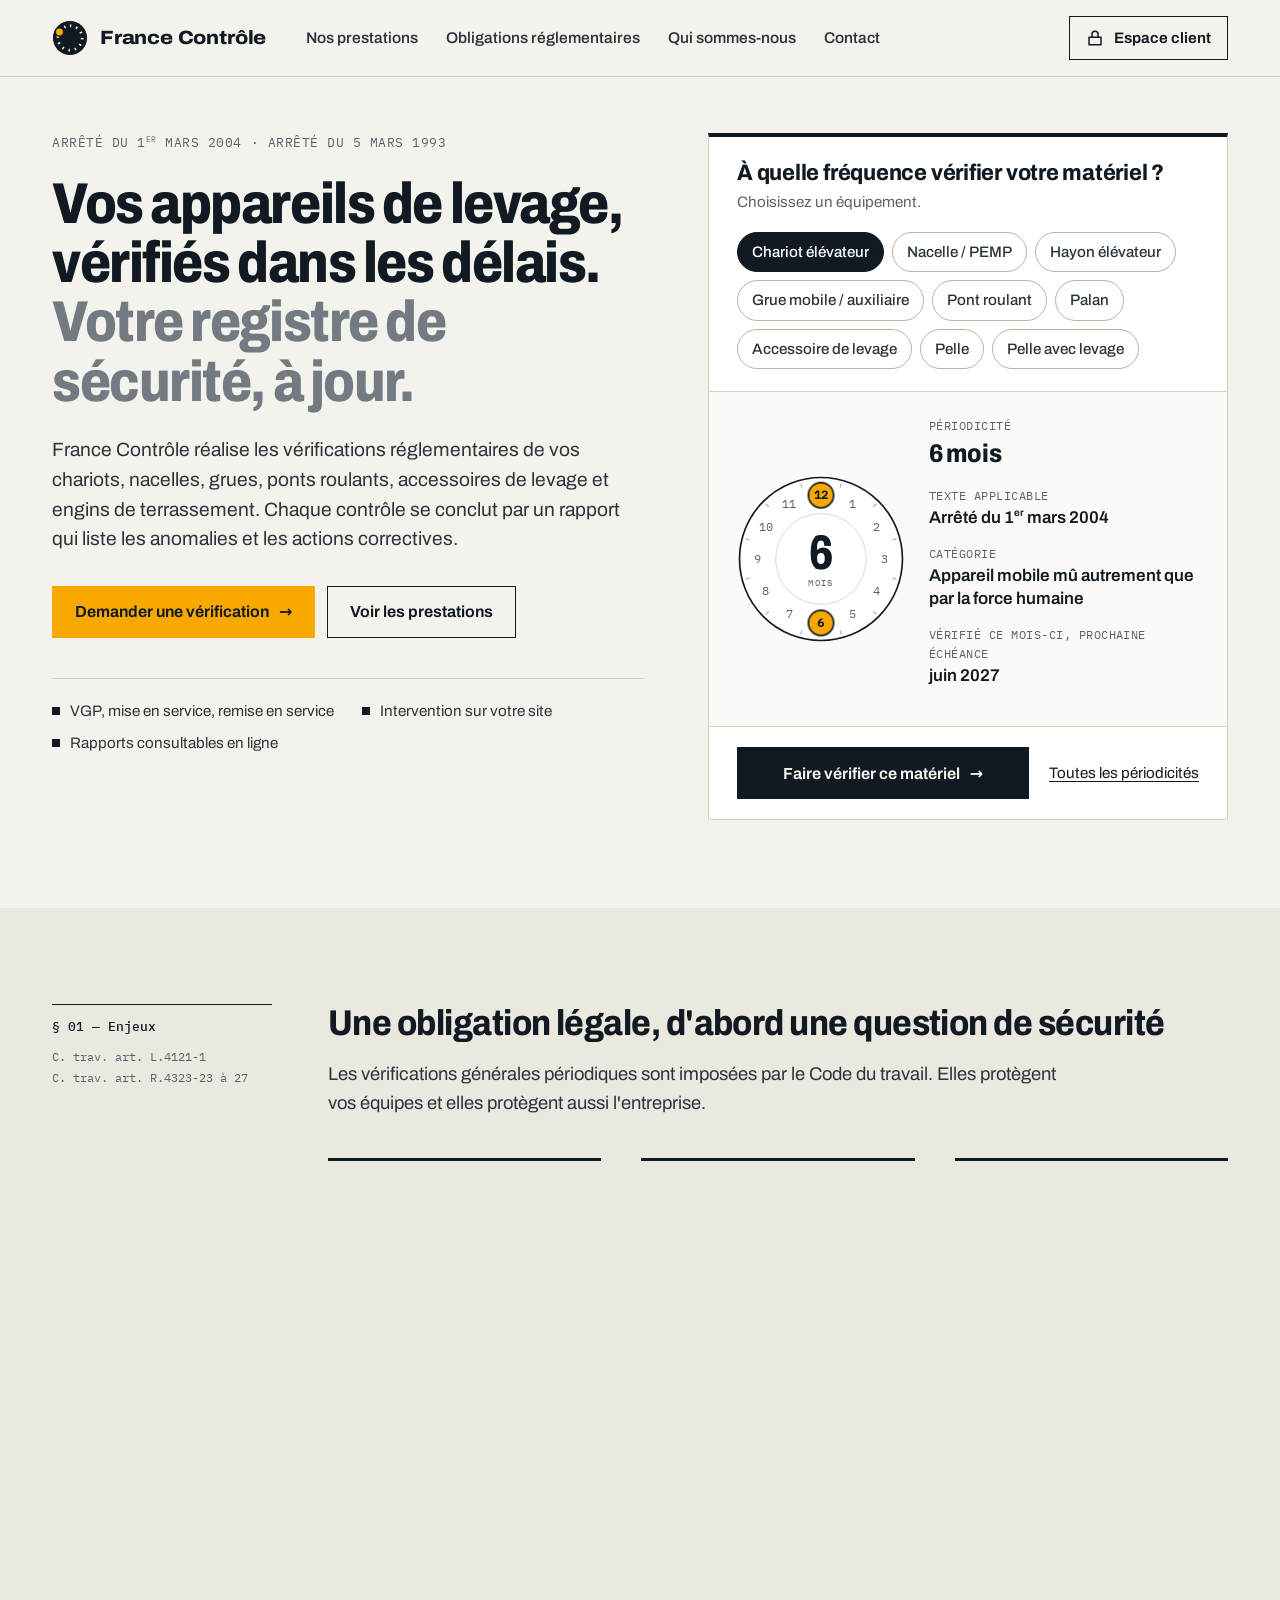
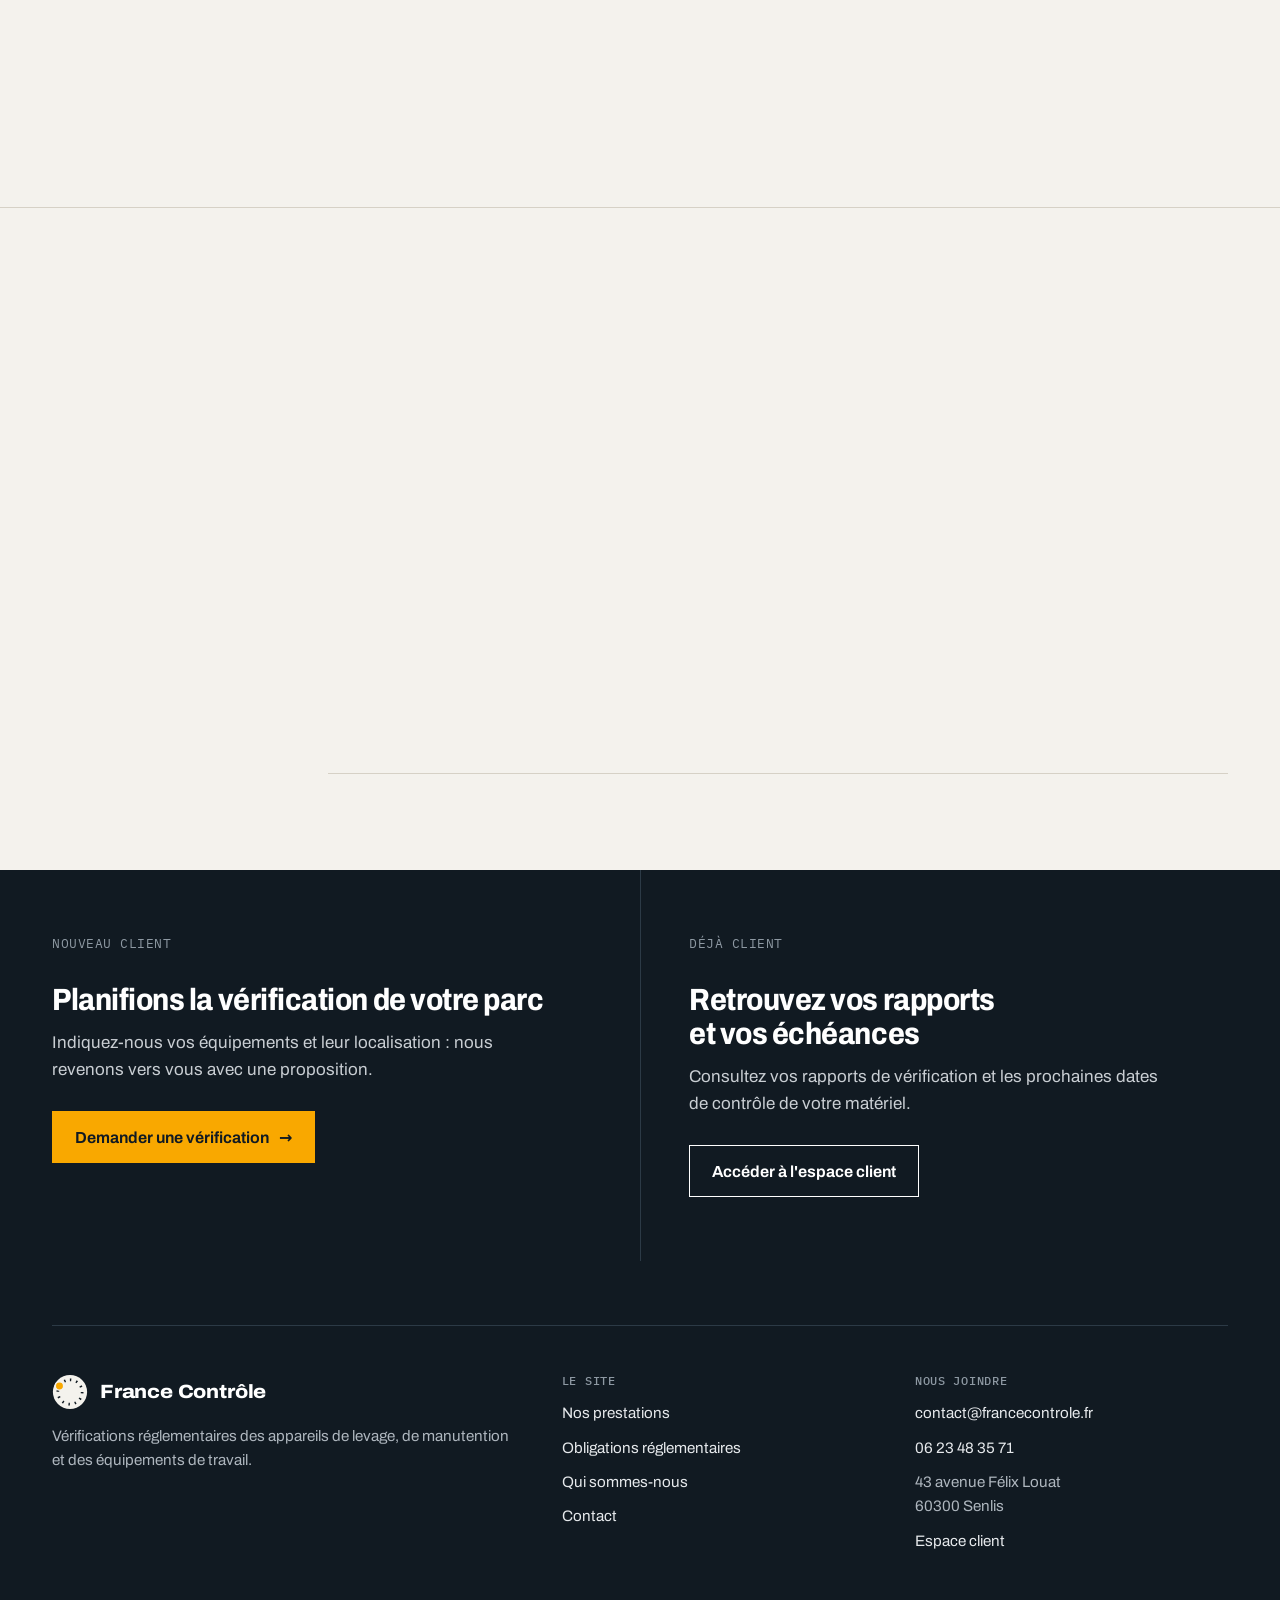
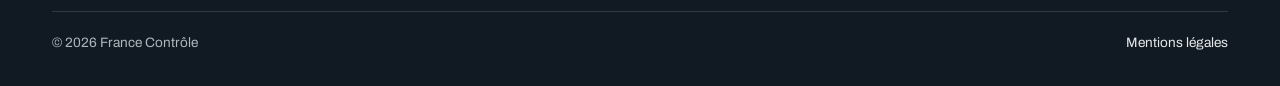
<file: index.html>
<!doctype html>
<html lang="fr" class="no-js">
<head>
  <meta charset="utf-8">
  <meta name="viewport" content="width=device-width, initial-scale=1">
  <title>France Contrôle — Vérifications réglementaires des appareils de levage</title>
  <meta name="description" content="Chariots, nacelles, grues, ponts roulants, accessoires, engins de terrassement : France Contrôle réalise vos vérifications réglementaires (VGP, mise en service, remise en service) selon les arrêtés du 1er mars 2004 et du 5 mars 1993.">
  <link rel="icon" href="assets/img/favicon.svg" type="image/svg+xml">
  <link rel="preload" href="assets/fonts/archivo-variable-latin.woff2" as="font" type="font/woff2" crossorigin>
  <link rel="stylesheet" href="assets/css/style.css">
  <script>document.documentElement.classList.replace("no-js", "js");</script>
</head>
<body>
  <a class="skip-link" href="#contenu">Aller au contenu</a>

  <header class="site-header">
    <div class="wrap header-inner">
      <a href="index.html" class="brand" aria-label="France Contrôle, accueil">
        <svg viewBox="0 0 40 40" aria-hidden="true"><circle cx="20" cy="20" r="19" fill="#111a22"/><circle cx="20" cy="20" r="13.5" fill="none" stroke="#f4f2ed" stroke-width="3" stroke-dasharray="1.6 5.47" transform="rotate(-90.5 20 20)"/><circle cx="8.3" cy="13.25" r="4.6" fill="#f9a800" stroke="#111a22" stroke-width="1.5"/></svg>
        <span>France Contrôle</span>
      </a>
      <a class="btn btn-line header-client header-client-mobile espace-client" href="https://vgp.francecontrole.fr">Espace client <span class="soon">Bientôt</span></a>
      <button class="nav-toggle" type="button" aria-expanded="false" aria-controls="site-nav">
        <svg viewBox="0 0 24 24" fill="none" stroke="currentColor" stroke-width="2" stroke-linecap="round" aria-hidden="true"><path d="M4 7h16M4 12h16M4 17h16"/></svg>
        <span>Menu</span>
      </button>
      <nav id="site-nav" class="site-nav" aria-label="Navigation principale">
        <ul>
          <li><a href="prestations.html">Nos prestations</a></li>
          <li><a href="obligations.html">Obligations réglementaires</a></li>
          <li><a href="qui-sommes-nous.html">Qui sommes-nous</a></li>
          <li><a href="contact.html">Contact</a></li>
        </ul>
        <a class="btn btn-line header-client espace-client" href="https://vgp.francecontrole.fr">
          <svg viewBox="0 0 24 24" fill="none" stroke="currentColor" stroke-width="2" stroke-linecap="round" stroke-linejoin="round" aria-hidden="true"><rect x="4" y="11" width="16" height="10"/><path d="M8 11V7a4 4 0 0 1 8 0v4"/></svg>
          Espace client <span class="soon">Bientôt</span>
        </a>
      </nav>
    </div>
  </header>

  <main id="contenu">
    <!-- 1. Comprendre : l'activité + la réponse à la première question -->
    <section class="hero">
      <div class="wrap hero-grid">
        <div>
          <p class="kicker"><span class="nw">Arrêté du 1<sup>er</sup> mars 2004</span> · <span class="nw">Arrêté du 5 mars 1993</span></p>
          <h1><span class="l">Vos appareils de levage,</span> <span class="l">vérifiés dans les délais.</span> <span class="quiet">Votre registre de sécurité, à&nbsp;jour.</span></h1>
          <p class="lead">France Contrôle réalise les vérifications réglementaires de vos chariots, nacelles, grues, ponts roulants, accessoires de levage et engins de terrassement. Chaque contrôle se conclut par un rapport qui liste les anomalies et les actions correctives.</p>
          <div class="actions">
            <a class="btn btn-primary" href="contact.html">Demander une vérification <span class="arrow" aria-hidden="true">→</span></a>
            <a class="btn btn-line" href="prestations.html">Voir les prestations</a>
          </div>
          <ul class="hero-proof">
            <li>VGP, mise en service, remise en service</li>
            <li>Intervention sur votre site</li>
            <li>Rapports consultables en ligne</li>
          </ul>
        </div>

        <div class="instrument" id="periodicite">
          <div class="instrument-head">
            <h2>À quelle fréquence vérifier votre matériel&nbsp;?</h2>
            <p>Choisissez un équipement.</p>
          </div>
          <form class="checker" onsubmit="return false">
            <fieldset>
              <legend class="visually-hidden">Type d'équipement</legend>
              <div class="chips" id="checker-chips">
                <label class="chip"><input type="radio" name="materiel" value="chariot" checked><span>Chariot élévateur</span></label>
                <label class="chip"><input type="radio" name="materiel" value="nacelle"><span>Nacelle / PEMP</span></label>
                <label class="chip"><input type="radio" name="materiel" value="hayon"><span>Hayon élévateur</span></label>
                <label class="chip"><input type="radio" name="materiel" value="grue"><span>Grue mobile / auxiliaire</span></label>
                <label class="chip"><input type="radio" name="materiel" value="pont"><span>Pont roulant</span></label>
                <label class="chip"><input type="radio" name="materiel" value="palan"><span>Palan</span></label>
                <label class="chip"><input type="radio" name="materiel" value="accessoire"><span>Accessoire de levage</span></label>
                <label class="chip"><input type="radio" name="materiel" value="pelle"><span>Pelle</span></label>
                <label class="chip"><input type="radio" name="materiel" value="pelle-levage"><span>Pelle avec levage</span></label>
              </div>
            </fieldset>
          </form>
          <div class="instrument-result" aria-live="polite">
            <svg class="macaron" id="macaron" viewBox="0 0 200 200" role="img" aria-label="Macaron de vérification : 6 mois"></svg>
            <dl class="facts">
              <div><dt>Périodicité</dt><dd class="big" data-k="per">6 mois</dd></div>
              <div><dt>Texte applicable</dt><dd data-k="texte">Arrêté du 1<sup>er</sup> mars 2004</dd></div>
              <div><dt>Catégorie</dt><dd data-k="cat">Appareil mobile mû autrement que par la force humaine</dd></div>
              <div class="js-only"><dt>Vérifié ce mois-ci, prochaine échéance</dt><dd data-k="next"></dd></div>
              <div><dd class="note" data-k="note"></dd></div>
            </dl>
          </div>
          <div class="instrument-foot">
            <a class="btn btn-dark" id="checker-cta" href="contact.html?materiel=Chariot%20%C3%A9l%C3%A9vateur">Faire vérifier ce matériel <span class="arrow" aria-hidden="true">→</span></a>
            <a class="more" href="obligations.html">Toutes les périodicités</a>
          </div>
        </div>
      </div>
    </section>

    <!-- 2. Percevoir l'intérêt : ce qui est en jeu -->
    <section class="section section-tint">
      <div class="wrap sheet">
        <aside class="margin" aria-label="Références">
          <span class="idx">§ 01 — Enjeux</span>
          <ul><li>C. trav. art. L.4121-1</li><li>C. trav. art. R.4323-23 à 27</li></ul>
        </aside>
        <div class="content">
          <h2>Une obligation légale, d'abord une question de sécurité</h2>
          <p class="intro">Les vérifications générales périodiques sont imposées par le Code du travail. Elles protègent vos équipes et elles protègent aussi l'entreprise.</p>
          <ol class="points">
            <li>
              <span class="mono">01</span>
              <h3>Être en règle</h3>
              <p>Chaque rapport rejoint votre registre de sécurité, à présenter lors d'un contrôle de l'inspection du travail.</p>
            </li>
            <li>
              <span class="mono">02</span>
              <h3>Prévenir l'accident</h3>
              <p>Chute de charge, renversement, chute de hauteur : les accidents de levage comptent parmi les plus graves. Le contrôle détecte l'usure avant la défaillance.</p>
            </li>
            <li>
              <span class="mono">03</span>
              <h3>Protéger l'employeur</h3>
              <p>L'employeur est juridiquement responsable. Une VGP à jour ne suffit pas si un défaut apparaît entre deux contrôles : le suivi des anomalies compte autant que le contrôle.</p>
            </li>
          </ol>
          <div class="figure">
            <span class="num">≈ 8 000</span>
            <p>accidents du travail par an impliquent un chariot élévateur, dont une dizaine sont mortels.<span class="src">Source : INRS</span></p>
          </div>
        </div>
      </div>
    </section>

    <!-- 3. La donnée maîtresse : 6 ou 12 mois -->
    <section class="split" aria-labelledby="split-title">
      <div class="wrap">
        <div class="split-head">
          <h2 id="split-title">Deux rythmes de vérification</h2>
          <p>La périodicité dépend de la nature de l'appareil, pas de son usage ni de son âge.</p>
        </div>
        <div class="split-grid">
          <div class="split-col six">
            <p class="split-num"><b>6</b><span>mois</span></p>
            <p class="split-def">Appareils mobiles motorisés et appareils qui élèvent des personnes.</p>
            <ul>
              <li>Chariots élévateurs</li>
              <li>Hayons élévateurs</li>
              <li>Grues mobiles et auxiliaires</li>
              <li>Nacelles / PEMP</li>
              <li>Engins de terrassement équipés pour le levage</li>
            </ul>
          </div>
          <div class="split-col twelve">
            <p class="split-num"><b>12</b><span>mois</span></p>
            <p class="split-def">Appareils de levage fixes, accessoires et engins sans fonction de levage.</p>
            <ul>
              <li>Ponts roulants</li>
              <li>Palans</li>
              <li>Accessoires de levage : élingues, manilles, palonniers…</li>
              <li>Engins de terrassement (pelles…)</li>
            </ul>
          </div>
        </div>
        <p class="split-foot"><a href="obligations.html">Le détail par texte réglementaire</a></p>
      </div>
    </section>

    <!-- 4. Comprendre l'offre -->
    <section class="section">
      <div class="wrap sheet">
        <aside class="margin" aria-label="Références">
          <span class="idx">§ 02 — Prestations</span>
          <ul><li>Arrêté du 01.03.2004</li><li>Arrêté du 05.03.1993</li></ul>
        </aside>
        <div class="content">
          <h2>Trois vérifications, à chaque étape de la vie d'un équipement</h2>
          <p class="intro">Le type de vérification dépend du moment : avant la première utilisation, à intervalle régulier, ou après une intervention.</p>
          <ul class="rows">
            <li><a class="row" href="prestations.html#mise-en-service"><span class="n">01</span><h3>Vérification à la mise en service</h3><p>Matériel neuf ou d'occasion, avant sa première utilisation dans votre entreprise.</p><span class="go" aria-hidden="true">→</span></a></li>
            <li><a class="row" href="prestations.html#vgp"><span class="n">02</span><h3>Vérification générale périodique (VGP)</h3><p>État de conservation et essais de fonctionnement, tous les 6 ou 12 mois selon l'équipement.</p><span class="go" aria-hidden="true">→</span></a></li>
            <li><a class="row" href="prestations.html#remise-en-service"><span class="n">03</span><h3>Vérification de remise en service</h3><p>Après réparation d'un organe essentiel, démontage et remontage, modification ou accident.</p><span class="go" aria-hidden="true">→</span></a></li>
          </ul>
        </div>
      </div>
    </section>

    <!-- 5. Lever les objections -->
    <section class="section">
      <div class="wrap sheet">
        <aside class="margin" aria-label="Références">
          <span class="idx">§ 03 — Questions fréquentes</span>
        </aside>
        <div class="content">
          <h2>Ce que l'on nous demande avant une première intervention</h2>
          <div class="qa">
            <details open>
              <summary>Une pelle équipée pour le levage, c'est 6 ou 12 mois&nbsp;?</summary>
              <p>6 mois. Un engin de terrassement relève de l'arrêté du 5 mars 1993 (12 mois). S'il est équipé pour le levage, il relève aussi de l'arrêté du 1<sup>er</sup> mars 2004 : c'est alors la périodicité la plus courte qui s'applique.</p>
            </details>
            <details>
              <summary>Que contient le rapport de vérification&nbsp;?</summary>
              <p>L'identification de l'équipement, la nature de la vérification, les constats, les anomalies relevées et les actions correctives à engager. Il est à conserver dans votre registre de sécurité.</p>
            </details>
            <details>
              <summary>J'achète un chariot d'occasion : faut-il le faire vérifier&nbsp;?</summary>
              <p>Oui. Tout matériel neuf ou d'occasion fait l'objet d'une vérification à la mise en service avant sa première utilisation dans l'entreprise.</p>
            </details>
            <details>
              <summary>Mes VGP sont à jour : suis-je couvert&nbsp;?</summary>
              <p>Pas entièrement. L'employeur reste responsable si un défaut apparaît entre deux vérifications. Traiter les anomalies signalées et suivre l'état du matériel au quotidien fait partie de l'obligation.</p>
            </details>
          </div>
        </div>
      </div>
    </section>

    <!-- 6. Agir : deux parcours explicites -->
    <section class="paths" aria-label="Prochaine étape">
      <div class="wrap paths-grid">
        <div class="path">
          <p class="kicker">Nouveau client</p>
          <h2>Planifions la vérification de votre parc</h2>
          <p>Indiquez-nous vos équipements et leur localisation : nous revenons vers vous avec une proposition.</p>
          <a class="btn btn-primary" href="contact.html">Demander une vérification <span class="arrow" aria-hidden="true">→</span></a>
        </div>
        <div class="path espace-client">
          <p class="kicker">Déjà client</p>
          <h2>Retrouvez vos rapports et vos échéances</h2>
          <p>Consultez vos rapports de vérification et les prochaines dates de contrôle de votre matériel.</p>
          <p class="soon-note">Cet espace en ligne ouvre bientôt.</p>
          <a class="btn btn-line" href="https://vgp.francecontrole.fr">Accéder à l'espace client <span class="soon">Bientôt</span></a>
        </div>
      </div>
    </section>
  </main>

  <footer class="site-footer">
    <div class="wrap">
      <div class="footer-grid">
        <div>
          <a href="index.html" class="brand">
            <svg viewBox="0 0 40 40" aria-hidden="true"><circle cx="20" cy="20" r="19" fill="#f4f2ed"/><circle cx="20" cy="20" r="13.5" fill="none" stroke="#111a22" stroke-width="3" stroke-dasharray="1.6 5.47" transform="rotate(-90.5 20 20)"/><circle cx="8.3" cy="13.25" r="4.6" fill="#f9a800" stroke="#f4f2ed" stroke-width="1.5"/></svg>
            <span>France Contrôle</span>
          </a>
          <p>Vérifications réglementaires des appareils de levage, de manutention et des équipements de travail.</p>
        </div>
        <div>
          <h2>Le site</h2>
          <ul>
            <li><a href="prestations.html">Nos prestations</a></li>
            <li><a href="obligations.html">Obligations réglementaires</a></li>
            <li><a href="qui-sommes-nous.html">Qui sommes-nous</a></li>
            <li><a href="contact.html">Contact</a></li>
          </ul>
        </div>
        <div>
          <h2>Nous joindre</h2>
          <ul>
            <li><a href="mailto:contact@francecontrole.fr">contact@francecontrole.fr</a></li>
            <li><a href="tel:+33623483571">06 23 48 35 71</a></li>
            <li>43 avenue Félix Louat<br>60300 Senlis</li>
            <li class="espace-client"><a href="https://vgp.francecontrole.fr">Espace client <span class="soon">Bientôt</span></a></li>
          </ul>
        </div>
      </div>
      <div class="footer-bottom">
        <span>© <span data-year>2026</span> France Contrôle</span>
        <a href="mentions-legales.html">Mentions légales</a>
      </div>
    </div>
  </footer>

  <script src="assets/js/main.js"></script>
</body>
</html>
</file>
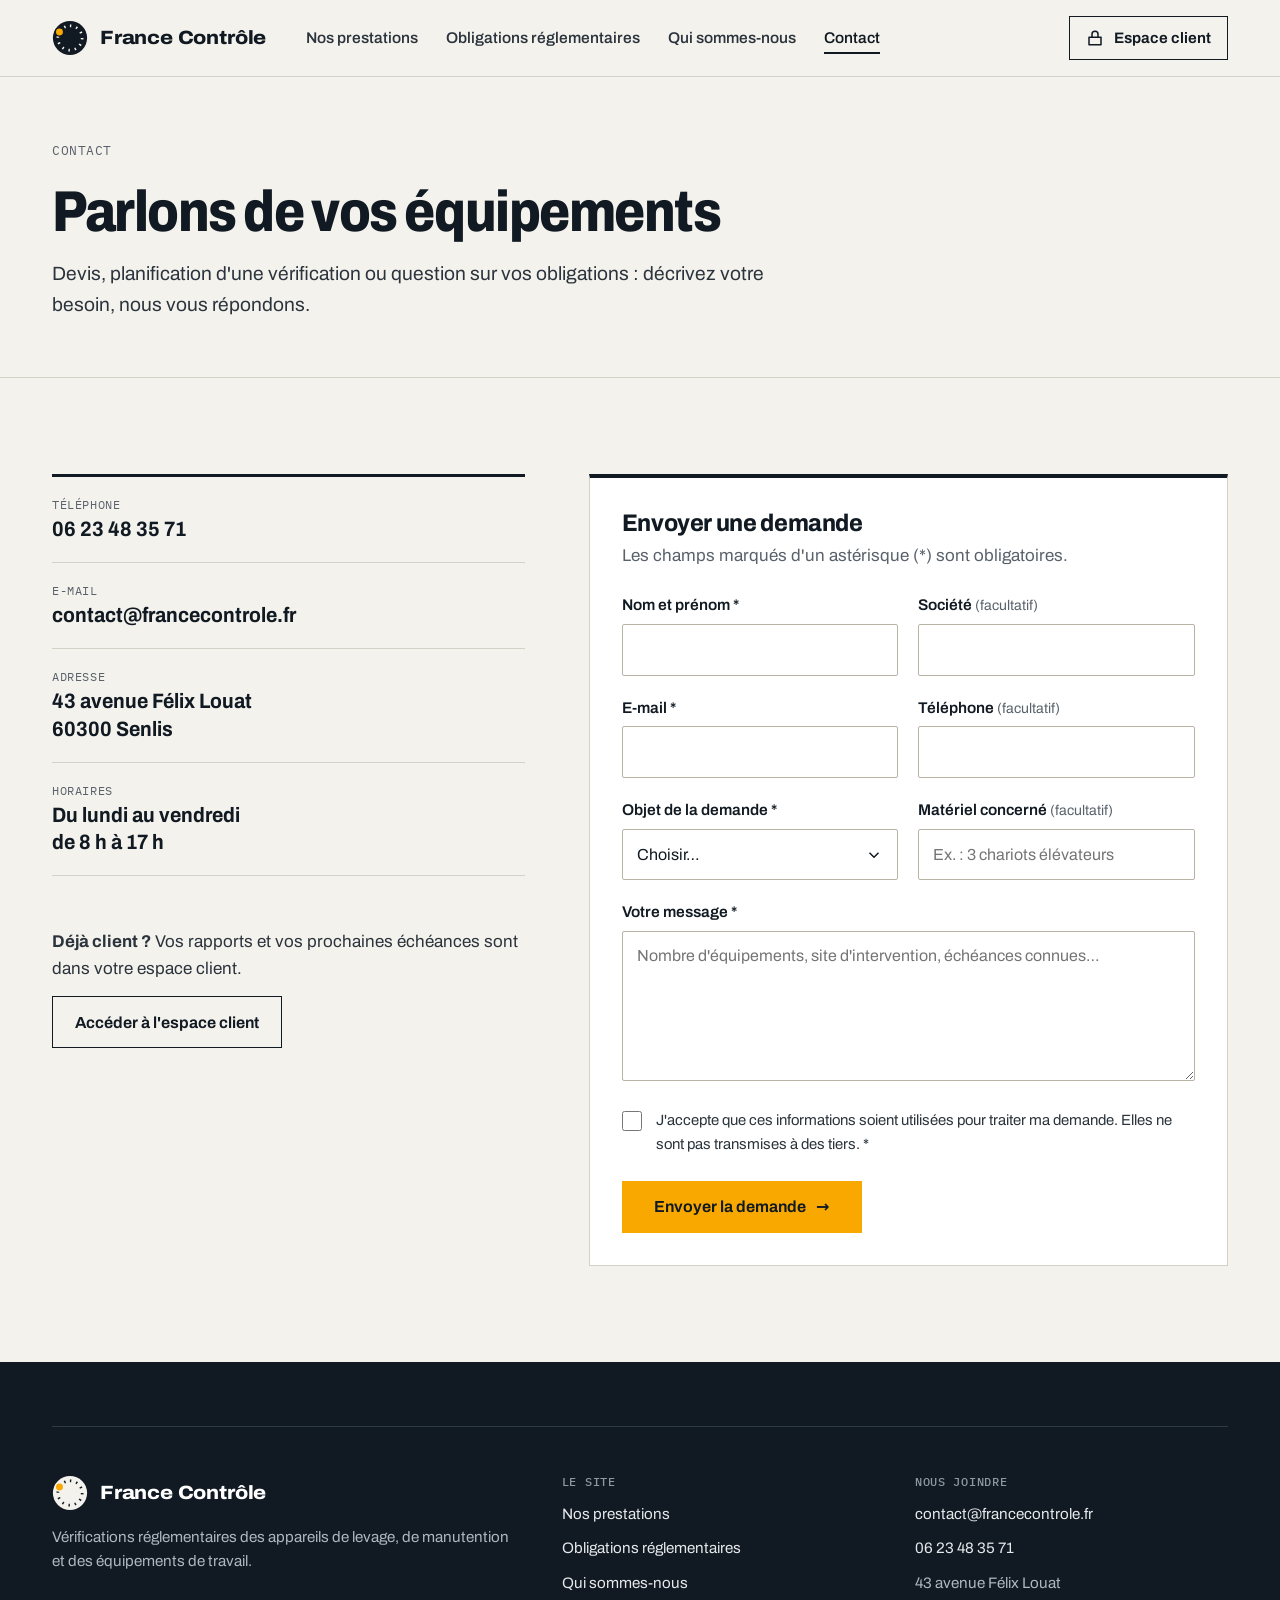
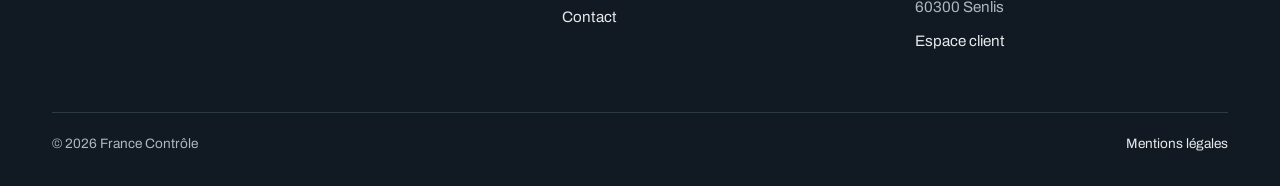
<file: contact.html>
<!doctype html>
<html lang="fr" class="no-js">
<head>
  <meta charset="utf-8">
  <meta name="viewport" content="width=device-width, initial-scale=1">
  <title>Contact — France Contrôle</title>
  <meta name="description" content="Demandez une vérification ou un devis à France Contrôle : appareils de levage, accessoires, engins de terrassement.">
  <link rel="icon" href="assets/img/favicon.svg" type="image/svg+xml">
  <link rel="preload" href="assets/fonts/archivo-variable-latin.woff2" as="font" type="font/woff2" crossorigin>
  <link rel="stylesheet" href="assets/css/style.css">
  <script>document.documentElement.classList.replace("no-js", "js");</script>
</head>
<body>
  <a class="skip-link" href="#contenu">Aller au contenu</a>

  <header class="site-header">
    <div class="wrap header-inner">
      <a href="index.html" class="brand" aria-label="France Contrôle, accueil">
        <svg viewBox="0 0 40 40" aria-hidden="true"><circle cx="20" cy="20" r="19" fill="#111a22"/><circle cx="20" cy="20" r="13.5" fill="none" stroke="#f4f2ed" stroke-width="3" stroke-dasharray="1.6 5.47" transform="rotate(-90.5 20 20)"/><circle cx="8.3" cy="13.25" r="4.6" fill="#f9a800" stroke="#111a22" stroke-width="1.5"/></svg>
        <span>France Contrôle</span>
      </a>
      <a class="btn btn-line header-client header-client-mobile espace-client" href="https://vgp.francecontrole.fr">Espace client <span class="soon">Bientôt</span></a>
      <button class="nav-toggle" type="button" aria-expanded="false" aria-controls="site-nav">
        <svg viewBox="0 0 24 24" fill="none" stroke="currentColor" stroke-width="2" stroke-linecap="round" aria-hidden="true"><path d="M4 7h16M4 12h16M4 17h16"/></svg>
        <span>Menu</span>
      </button>
      <nav id="site-nav" class="site-nav" aria-label="Navigation principale">
        <ul>
          <li><a href="prestations.html">Nos prestations</a></li>
          <li><a href="obligations.html">Obligations réglementaires</a></li>
          <li><a href="qui-sommes-nous.html">Qui sommes-nous</a></li>
          <li><a href="contact.html" aria-current="page">Contact</a></li>
        </ul>
        <a class="btn btn-line header-client espace-client" href="https://vgp.francecontrole.fr">
          <svg viewBox="0 0 24 24" fill="none" stroke="currentColor" stroke-width="2" stroke-linecap="round" stroke-linejoin="round" aria-hidden="true"><rect x="4" y="11" width="16" height="10"/><path d="M8 11V7a4 4 0 0 1 8 0v4"/></svg>
          Espace client <span class="soon">Bientôt</span>
        </a>
      </nav>
    </div>
  </header>

  <main id="contenu">
    <header class="page-head">
      <div class="wrap">
        <p class="kicker">Contact</p>
        <h1>Parlons de vos équipements</h1>
        <p class="lead">Devis, planification d'une vérification ou question sur vos obligations : décrivez votre besoin, nous vous répondons.</p>
      </div>
    </header>

    <section class="section">
      <div class="wrap contact-grid">
        <div>
          <h2 class="visually-hidden">Nous joindre directement</h2>
          <ul class="direct">
            <li><span class="mono">Téléphone</span><a class="val" href="tel:+33623483571">06 23 48 35 71</a></li>
            <li><span class="mono">E-mail</span><a class="val" href="mailto:contact@francecontrole.fr">contact@francecontrole.fr</a></li>
            <li><span class="mono">Adresse</span><span class="val">43 avenue Félix Louat<br>60300 Senlis</span></li>
            <li><span class="mono">Horaires</span><span class="val">Du lundi au vendredi<br>de 8 h à 17 h</span></li>
          </ul>
          <div class="client-note espace-client">
            <p><strong>Déjà client&nbsp;?</strong> Vos rapports et vos prochaines échéances sont dans votre espace client.</p>
            <a class="btn btn-line" href="https://vgp.francecontrole.fr">Accéder à l'espace client <span class="soon">Bientôt</span></a>
          </div>
        </div>

        <div class="form-panel">
          <h2>Envoyer une demande</h2>
          <p>Les champs marqués d'un astérisque (*) sont obligatoires.</p>
          <!--
            Envoi du formulaire :
            - data-endpoint vide : ouverture du logiciel de messagerie (mailto) vers data-mailto.
            - Pour Formspree : data-endpoint="https://formspree.io/f/VOTRE_ID".
          -->
          <form id="contact-form" data-endpoint="" data-mailto="contact@francecontrole.fr" novalidate>
            <div class="form-row">
              <div class="field">
                <label for="nom">Nom et prénom *</label>
                <input id="nom" name="nom" type="text" autocomplete="name" required aria-describedby="err-nom">
                <p class="err" id="err-nom">Indiquez votre nom.</p>
              </div>
              <div class="field">
                <label for="societe">Société <span class="opt">(facultatif)</span></label>
                <input id="societe" name="societe" type="text" autocomplete="organization">
              </div>
            </div>
            <div class="form-row">
              <div class="field">
                <label for="email">E-mail *</label>
                <input id="email" name="email" type="email" autocomplete="email" required aria-describedby="err-email">
                <p class="err" id="err-email">Indiquez une adresse e-mail valide.</p>
              </div>
              <div class="field">
                <label for="telephone">Téléphone <span class="opt">(facultatif)</span></label>
                <input id="telephone" name="telephone" type="tel" autocomplete="tel">
              </div>
            </div>
            <div class="form-row">
              <div class="field">
                <label for="objet">Objet de la demande *</label>
                <select id="objet" name="objet" required aria-describedby="err-objet">
                  <option value="">Choisir…</option>
                  <option>Demande de vérification</option>
                  <option>Vérification générale périodique (VGP)</option>
                  <option>Vérification de mise en service</option>
                  <option>Vérification de remise en service</option>
                  <option>Question sur la réglementation</option>
                  <option>Autre</option>
                </select>
                <p class="err" id="err-objet">Choisissez l'objet de votre demande.</p>
              </div>
              <div class="field">
                <label for="materiel">Matériel concerné <span class="opt">(facultatif)</span></label>
                <input id="materiel" name="materiel" type="text" placeholder="Ex. : 3 chariots élévateurs">
              </div>
            </div>
            <div class="field">
              <label for="message">Votre message *</label>
              <textarea id="message" name="message" required aria-describedby="err-message" placeholder="Nombre d'équipements, site d'intervention, échéances connues…"></textarea>
              <p class="err" id="err-message">Décrivez votre besoin en quelques mots.</p>
            </div>
            <input class="hp" type="text" name="_gotcha" tabindex="-1" autocomplete="off" aria-hidden="true">
            <div class="consent">
              <input id="rgpd" name="rgpd" type="checkbox" required aria-describedby="err-rgpd">
              <label for="rgpd">J'accepte que ces informations soient utilisées pour traiter ma demande. Elles ne sont pas transmises à des tiers. *</label>
              <p class="err" id="err-rgpd">Cochez cette case pour que nous puissions traiter votre demande.</p>
            </div>
            <div class="form-submit">
              <button class="btn btn-primary" type="submit">Envoyer la demande <span class="arrow" aria-hidden="true">→</span></button>
            </div>
            <div id="form-status" class="form-status" role="status" tabindex="-1" hidden></div>
          </form>
        </div>
      </div>
    </section>
  </main>

  <footer class="site-footer">
    <div class="wrap">
      <div class="footer-grid">
        <div>
          <a href="index.html" class="brand">
            <svg viewBox="0 0 40 40" aria-hidden="true"><circle cx="20" cy="20" r="19" fill="#f4f2ed"/><circle cx="20" cy="20" r="13.5" fill="none" stroke="#111a22" stroke-width="3" stroke-dasharray="1.6 5.47" transform="rotate(-90.5 20 20)"/><circle cx="8.3" cy="13.25" r="4.6" fill="#f9a800" stroke="#f4f2ed" stroke-width="1.5"/></svg>
            <span>France Contrôle</span>
          </a>
          <p>Vérifications réglementaires des appareils de levage, de manutention et des équipements de travail.</p>
        </div>
        <div>
          <h2>Le site</h2>
          <ul>
            <li><a href="prestations.html">Nos prestations</a></li>
            <li><a href="obligations.html">Obligations réglementaires</a></li>
            <li><a href="qui-sommes-nous.html">Qui sommes-nous</a></li>
            <li><a href="contact.html">Contact</a></li>
          </ul>
        </div>
        <div>
          <h2>Nous joindre</h2>
          <ul>
            <li><a href="mailto:contact@francecontrole.fr">contact@francecontrole.fr</a></li>
            <li><a href="tel:+33623483571">06 23 48 35 71</a></li>
            <li>43 avenue Félix Louat<br>60300 Senlis</li>
            <li class="espace-client"><a href="https://vgp.francecontrole.fr">Espace client <span class="soon">Bientôt</span></a></li>
          </ul>
        </div>
      </div>
      <div class="footer-bottom">
        <span>© <span data-year>2026</span> France Contrôle</span>
        <a href="mentions-legales.html">Mentions légales</a>
      </div>
    </div>
  </footer>

  <script src="assets/js/main.js"></script>
</body>
</html>
</file>
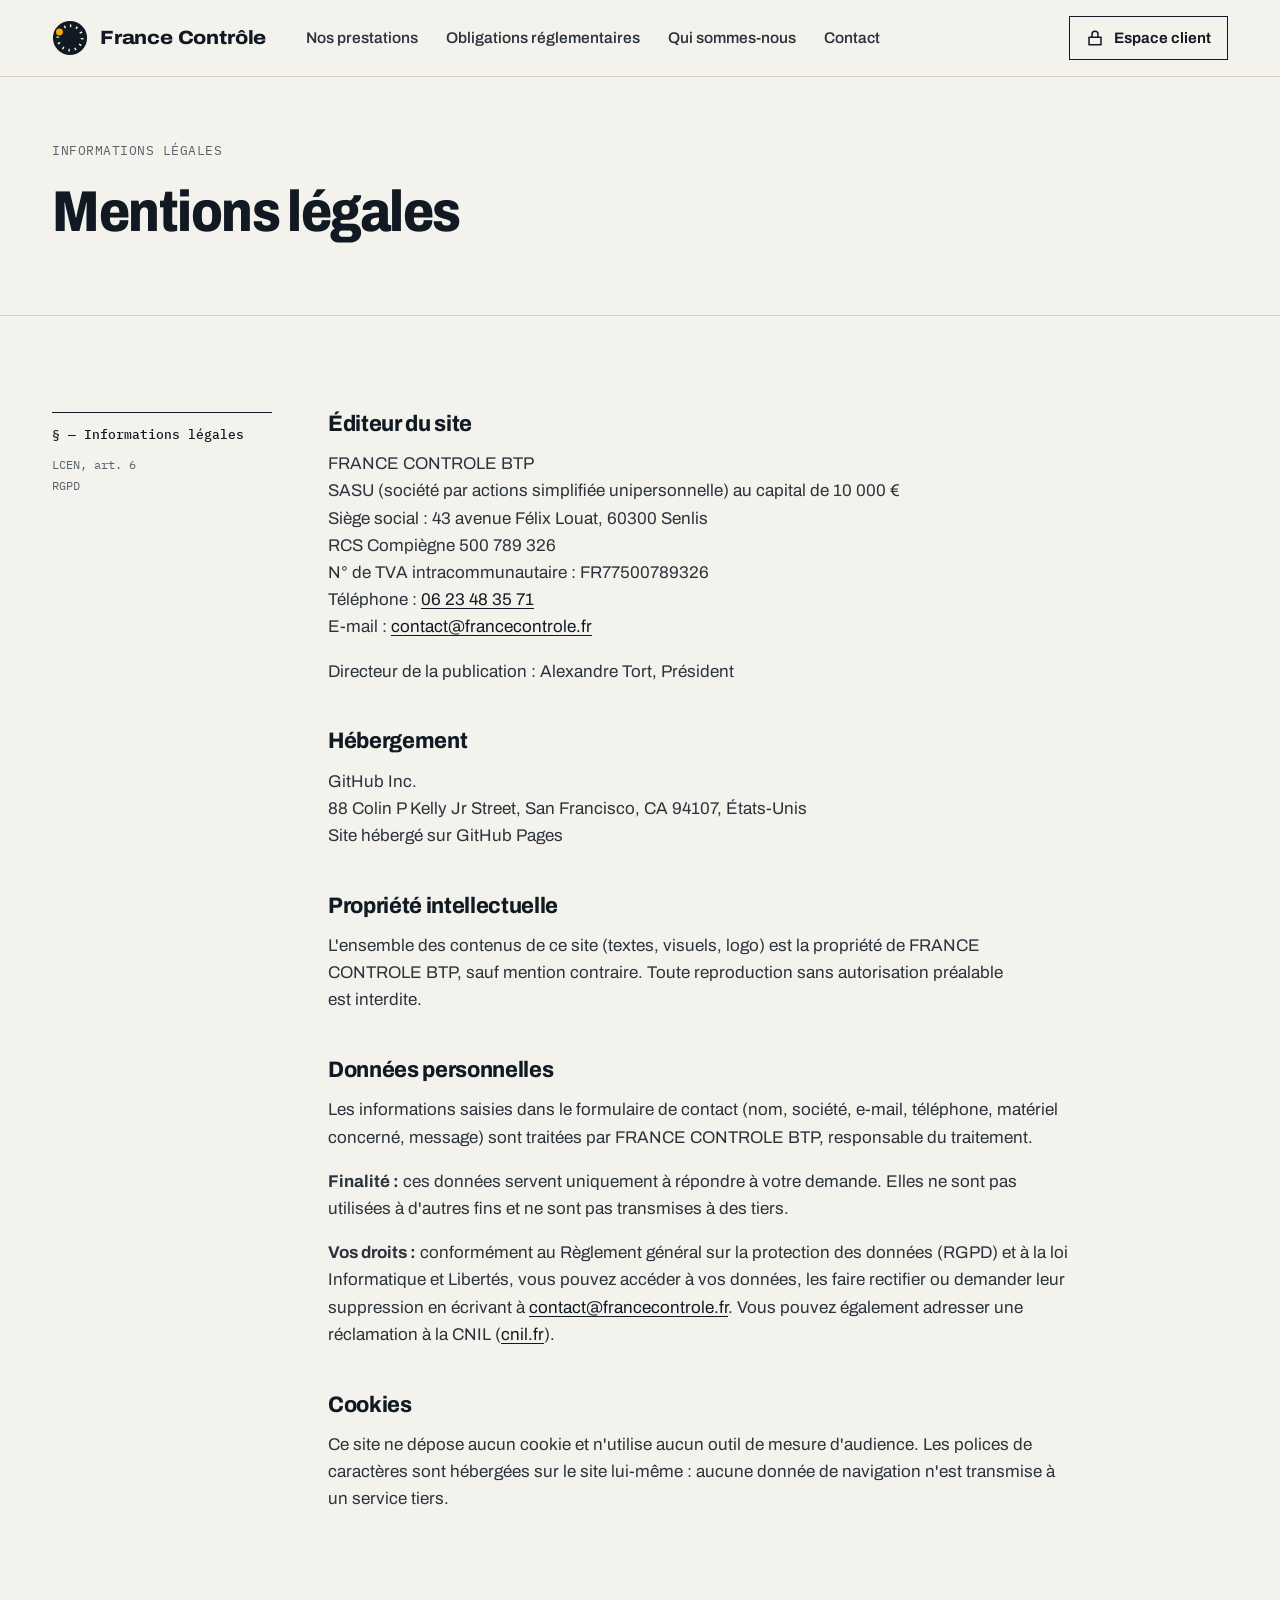
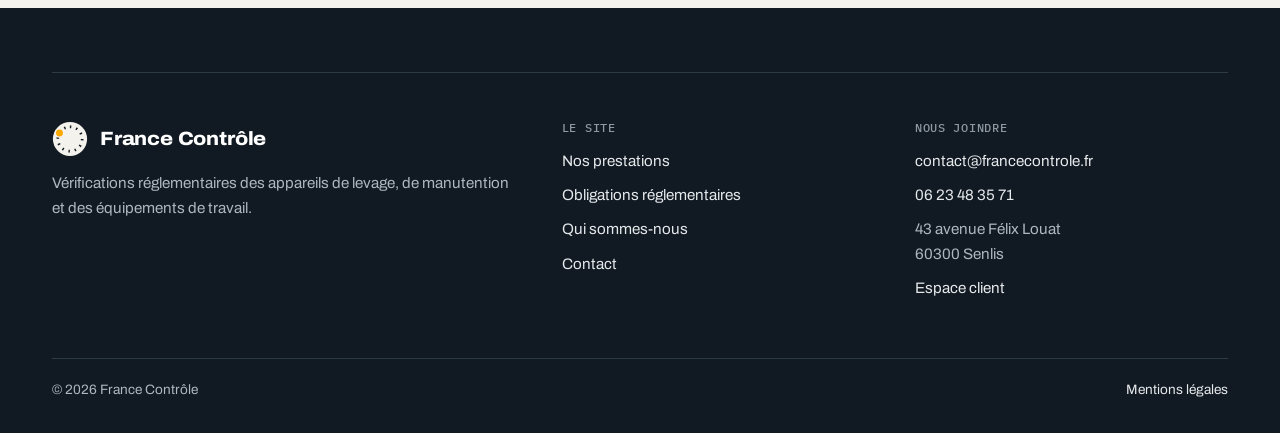
<file: mentions-legales.html>
<!doctype html>
<html lang="fr" class="no-js">
<head>
  <meta charset="utf-8">
  <meta name="viewport" content="width=device-width, initial-scale=1">
  <title>Mentions légales — France Contrôle</title>
  <meta name="description" content="Mentions légales du site France Contrôle.">
  <meta name="robots" content="noindex">
  <link rel="icon" href="assets/img/favicon.svg" type="image/svg+xml">
  <link rel="preload" href="assets/fonts/archivo-variable-latin.woff2" as="font" type="font/woff2" crossorigin>
  <link rel="stylesheet" href="assets/css/style.css">
  <script>document.documentElement.classList.replace("no-js", "js");</script>
</head>
<body>
  <a class="skip-link" href="#contenu">Aller au contenu</a>

  <header class="site-header">
    <div class="wrap header-inner">
      <a href="index.html" class="brand" aria-label="France Contrôle, accueil">
        <svg viewBox="0 0 40 40" aria-hidden="true"><circle cx="20" cy="20" r="19" fill="#111a22"/><circle cx="20" cy="20" r="13.5" fill="none" stroke="#f4f2ed" stroke-width="3" stroke-dasharray="1.6 5.47" transform="rotate(-90.5 20 20)"/><circle cx="8.3" cy="13.25" r="4.6" fill="#f9a800" stroke="#111a22" stroke-width="1.5"/></svg>
        <span>France Contrôle</span>
      </a>
      <a class="btn btn-line header-client header-client-mobile espace-client" href="https://vgp.francecontrole.fr">Espace client <span class="soon">Bientôt</span></a>
      <button class="nav-toggle" type="button" aria-expanded="false" aria-controls="site-nav">
        <svg viewBox="0 0 24 24" fill="none" stroke="currentColor" stroke-width="2" stroke-linecap="round" aria-hidden="true"><path d="M4 7h16M4 12h16M4 17h16"/></svg>
        <span>Menu</span>
      </button>
      <nav id="site-nav" class="site-nav" aria-label="Navigation principale">
        <ul>
          <li><a href="prestations.html">Nos prestations</a></li>
          <li><a href="obligations.html">Obligations réglementaires</a></li>
          <li><a href="qui-sommes-nous.html">Qui sommes-nous</a></li>
          <li><a href="contact.html">Contact</a></li>
        </ul>
        <a class="btn btn-line header-client espace-client" href="https://vgp.francecontrole.fr">
          <svg viewBox="0 0 24 24" fill="none" stroke="currentColor" stroke-width="2" stroke-linecap="round" stroke-linejoin="round" aria-hidden="true"><rect x="4" y="11" width="16" height="10"/><path d="M8 11V7a4 4 0 0 1 8 0v4"/></svg>
          Espace client <span class="soon">Bientôt</span>
        </a>
      </nav>
    </div>
  </header>

  <main id="contenu">
    <header class="page-head">
      <div class="wrap">
        <p class="kicker">Informations légales</p>
        <h1>Mentions légales</h1>
      </div>
    </header>

    <section class="section">
      <div class="wrap sheet">
        <aside class="margin" aria-label="Section"><span class="idx">§ — Informations légales</span><ul><li>LCEN, art. 6</li><li>RGPD</li></ul></aside>
        <div class="content prose">
          <h2>Éditeur du site</h2>
          <p>FRANCE CONTROLE BTP<br>
            SASU (société par actions simplifiée unipersonnelle) au capital de 10&nbsp;000&nbsp;€<br>
            Siège social : 43 avenue Félix Louat, 60300 Senlis<br>
            RCS Compiègne 500 789 326<br>
            N° de TVA intracommunautaire : FR77500789326<br>
            Téléphone : <a href="tel:+33623483571">06 23 48 35 71</a><br>
            E-mail : <a href="mailto:contact@francecontrole.fr">contact@francecontrole.fr</a></p>
          <p>Directeur de la publication : Alexandre Tort, Président</p>

          <h2>Hébergement</h2>
          <p>GitHub Inc.<br>
            88 Colin P Kelly Jr Street, San Francisco, CA 94107, États-Unis<br>
            Site hébergé sur GitHub Pages</p>

          <h2>Propriété intellectuelle</h2>
          <p>L'ensemble des contenus de ce site (textes, visuels, logo) est la propriété de FRANCE CONTROLE BTP, sauf mention contraire. Toute reproduction sans autorisation préalable est interdite.</p>

          <h2>Données personnelles</h2>
          <p>Les informations saisies dans le formulaire de contact (nom, société, e-mail, téléphone, matériel concerné, message) sont traitées par FRANCE CONTROLE BTP, responsable du traitement.</p>
          <p><strong>Finalité :</strong> ces données servent uniquement à répondre à votre demande. Elles ne sont pas utilisées à d'autres fins et ne sont pas transmises à des tiers.</p>
          <p><strong>Vos droits :</strong> conformément au Règlement général sur la protection des données (RGPD) et à la loi Informatique et Libertés, vous pouvez accéder à vos données, les faire rectifier ou demander leur suppression en écrivant à <a href="mailto:contact@francecontrole.fr">contact@francecontrole.fr</a>. Vous pouvez également adresser une réclamation à la CNIL (<a href="https://www.cnil.fr" rel="noopener">cnil.fr</a>).</p>

          <h2>Cookies</h2>
          <p>Ce site ne dépose aucun cookie et n'utilise aucun outil de mesure d'audience. Les polices de caractères sont hébergées sur le site lui-même : aucune donnée de navigation n'est transmise à un service tiers.</p>
        </div>
      </div>
    </section>
  </main>

  <footer class="site-footer">
    <div class="wrap">
      <div class="footer-grid">
        <div>
          <a href="index.html" class="brand">
            <svg viewBox="0 0 40 40" aria-hidden="true"><circle cx="20" cy="20" r="19" fill="#f4f2ed"/><circle cx="20" cy="20" r="13.5" fill="none" stroke="#111a22" stroke-width="3" stroke-dasharray="1.6 5.47" transform="rotate(-90.5 20 20)"/><circle cx="8.3" cy="13.25" r="4.6" fill="#f9a800" stroke="#f4f2ed" stroke-width="1.5"/></svg>
            <span>France Contrôle</span>
          </a>
          <p>Vérifications réglementaires des appareils de levage, de manutention et des équipements de travail.</p>
        </div>
        <div>
          <h2>Le site</h2>
          <ul>
            <li><a href="prestations.html">Nos prestations</a></li>
            <li><a href="obligations.html">Obligations réglementaires</a></li>
            <li><a href="qui-sommes-nous.html">Qui sommes-nous</a></li>
            <li><a href="contact.html">Contact</a></li>
          </ul>
        </div>
        <div>
          <h2>Nous joindre</h2>
          <ul>
            <li><a href="mailto:contact@francecontrole.fr">contact@francecontrole.fr</a></li>
            <li><a href="tel:+33623483571">06 23 48 35 71</a></li>
            <li>43 avenue Félix Louat<br>60300 Senlis</li>
            <li class="espace-client"><a href="https://vgp.francecontrole.fr">Espace client <span class="soon">Bientôt</span></a></li>
          </ul>
        </div>
      </div>
      <div class="footer-bottom">
        <span>© <span data-year>2026</span> France Contrôle</span>
        <a href="mentions-legales.html">Mentions légales</a>
      </div>
    </div>
  </footer>

  <script src="assets/js/main.js"></script>
</body>
</html>
</file>
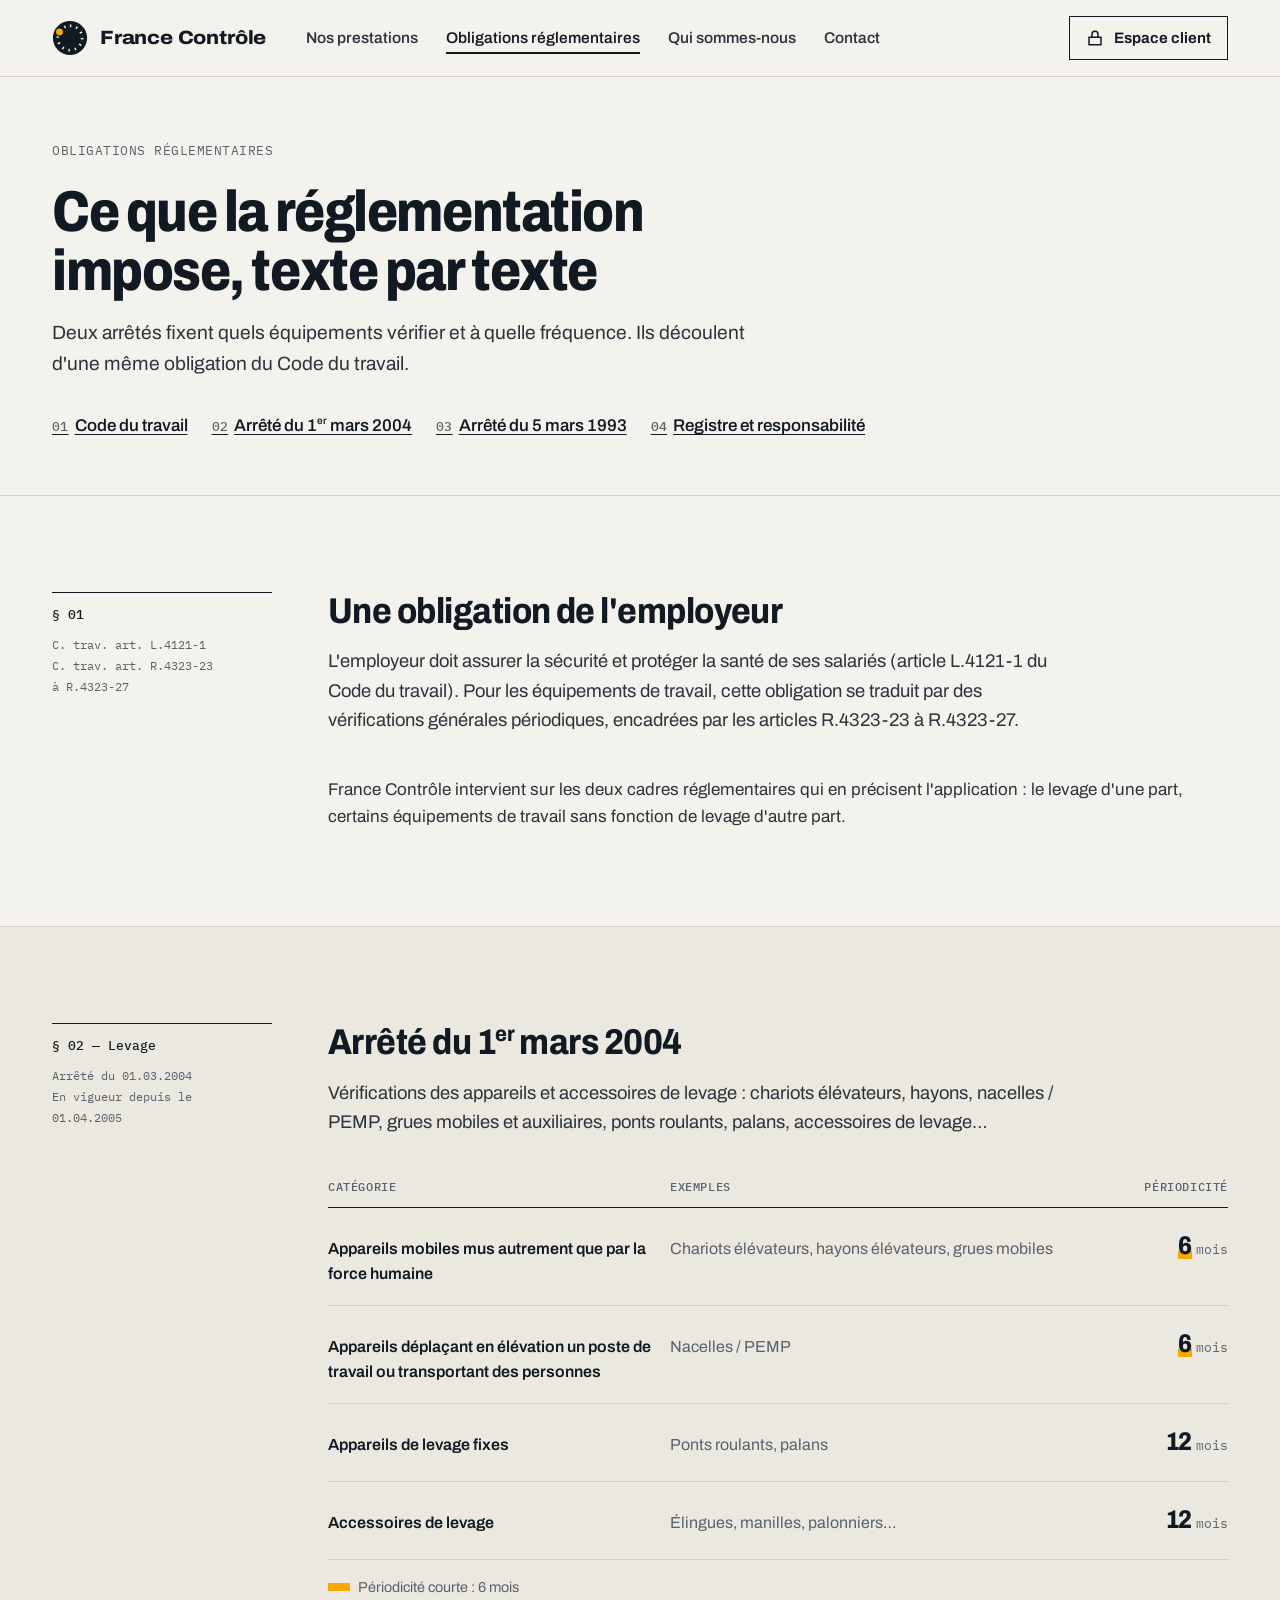
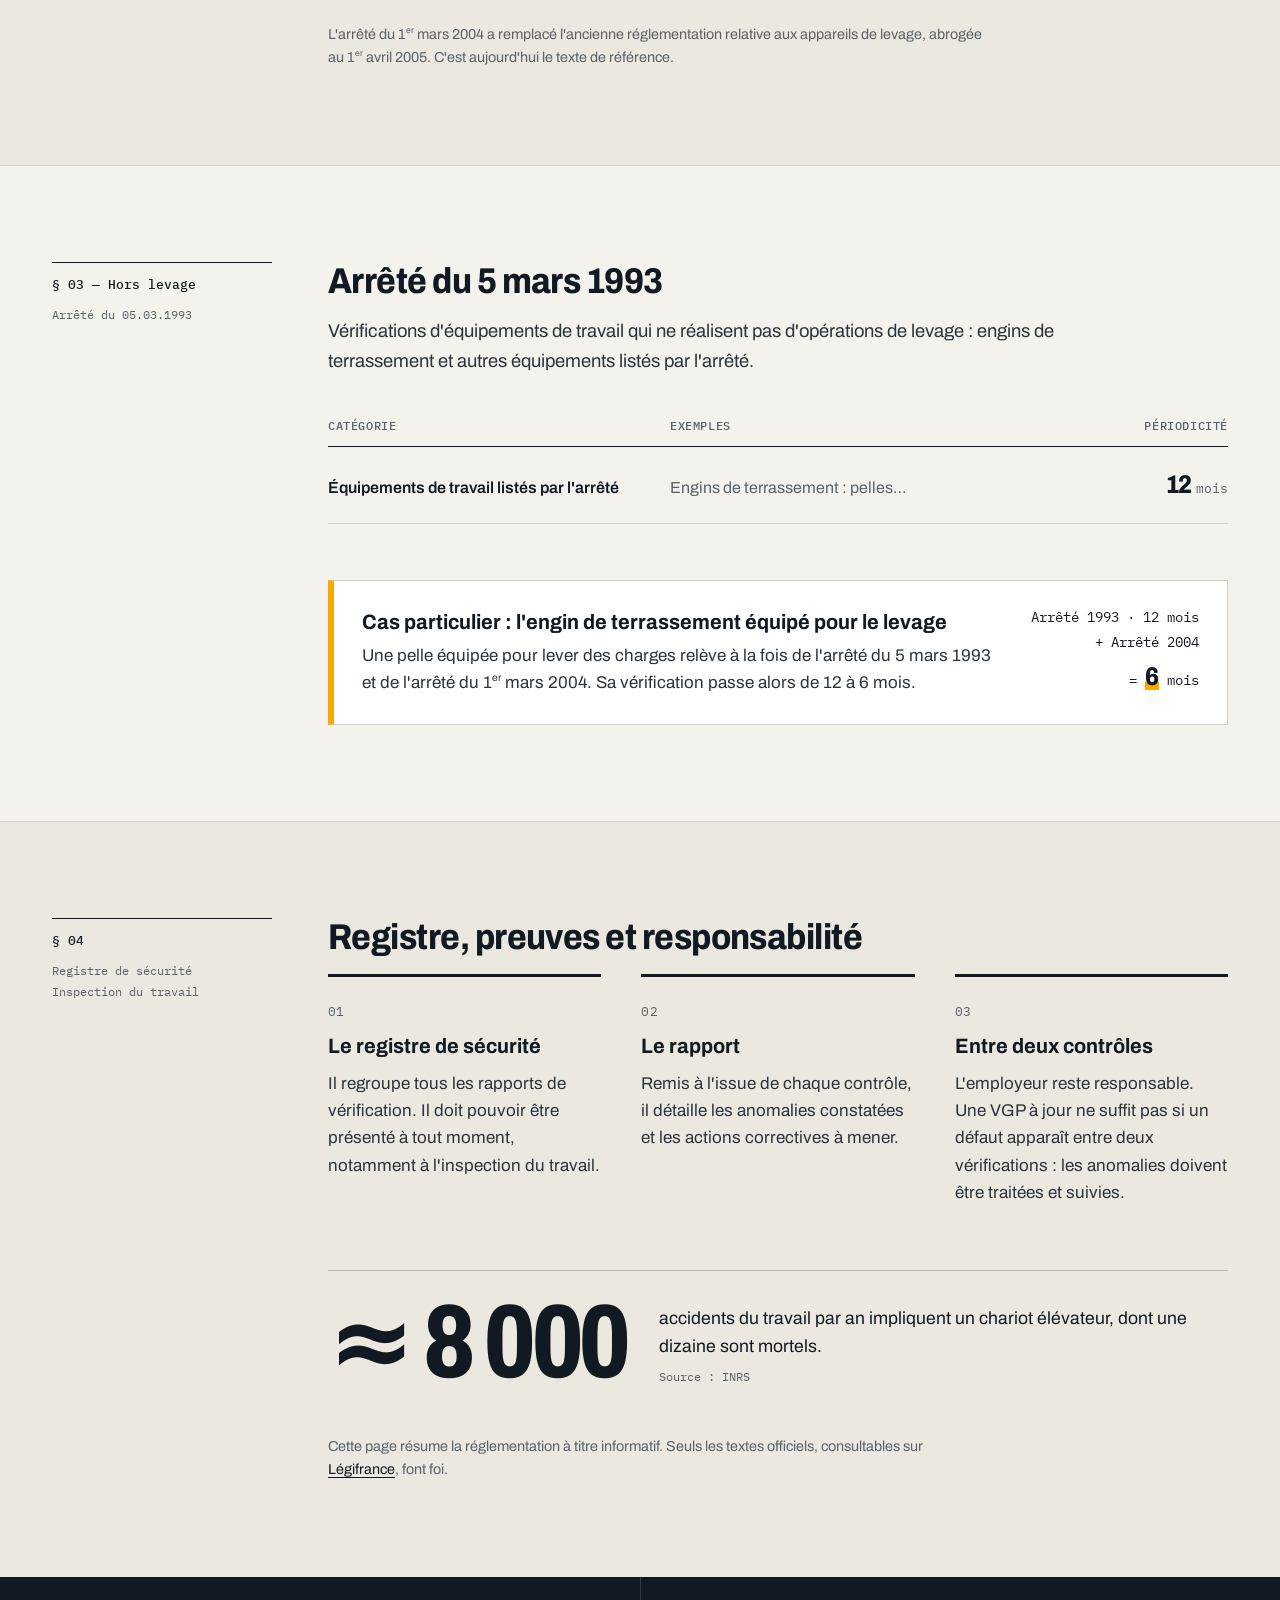
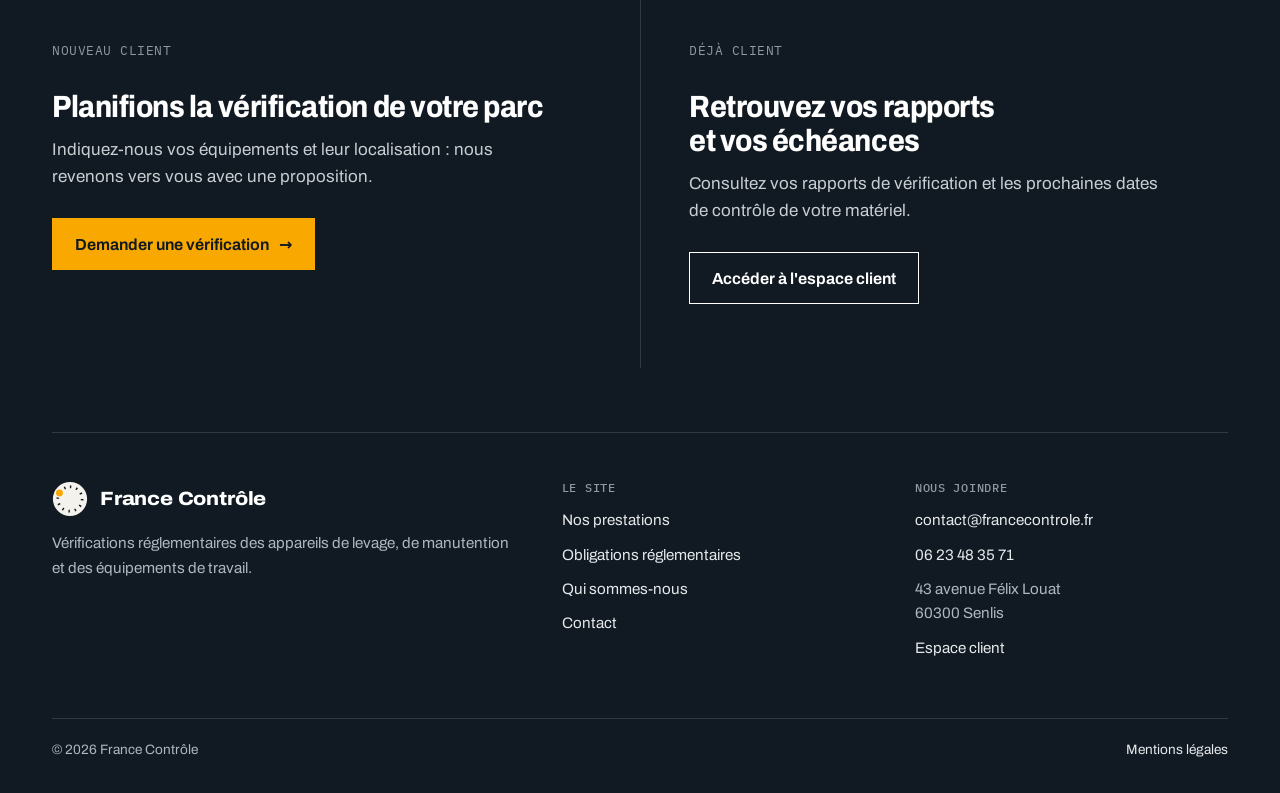
<file: obligations.html>
<!doctype html>
<html lang="fr" class="no-js">
<head>
  <meta charset="utf-8">
  <meta name="viewport" content="width=device-width, initial-scale=1">
  <title>Obligations réglementaires — France Contrôle</title>
  <meta name="description" content="Arrêté du 1er mars 2004 et arrêté du 5 mars 1993 : périodicités des vérifications des appareils de levage et des équipements de travail, registre de sécurité, responsabilité de l'employeur.">
  <link rel="icon" href="assets/img/favicon.svg" type="image/svg+xml">
  <link rel="preload" href="assets/fonts/archivo-variable-latin.woff2" as="font" type="font/woff2" crossorigin>
  <link rel="stylesheet" href="assets/css/style.css">
  <script>document.documentElement.classList.replace("no-js", "js");</script>
</head>
<body>
  <a class="skip-link" href="#contenu">Aller au contenu</a>

  <header class="site-header">
    <div class="wrap header-inner">
      <a href="index.html" class="brand" aria-label="France Contrôle, accueil">
        <svg viewBox="0 0 40 40" aria-hidden="true"><circle cx="20" cy="20" r="19" fill="#111a22"/><circle cx="20" cy="20" r="13.5" fill="none" stroke="#f4f2ed" stroke-width="3" stroke-dasharray="1.6 5.47" transform="rotate(-90.5 20 20)"/><circle cx="8.3" cy="13.25" r="4.6" fill="#f9a800" stroke="#111a22" stroke-width="1.5"/></svg>
        <span>France Contrôle</span>
      </a>
      <a class="btn btn-line header-client header-client-mobile espace-client" href="https://vgp.francecontrole.fr">Espace client <span class="soon">Bientôt</span></a>
      <button class="nav-toggle" type="button" aria-expanded="false" aria-controls="site-nav">
        <svg viewBox="0 0 24 24" fill="none" stroke="currentColor" stroke-width="2" stroke-linecap="round" aria-hidden="true"><path d="M4 7h16M4 12h16M4 17h16"/></svg>
        <span>Menu</span>
      </button>
      <nav id="site-nav" class="site-nav" aria-label="Navigation principale">
        <ul>
          <li><a href="prestations.html">Nos prestations</a></li>
          <li><a href="obligations.html" aria-current="page">Obligations réglementaires</a></li>
          <li><a href="qui-sommes-nous.html">Qui sommes-nous</a></li>
          <li><a href="contact.html">Contact</a></li>
        </ul>
        <a class="btn btn-line header-client espace-client" href="https://vgp.francecontrole.fr">
          <svg viewBox="0 0 24 24" fill="none" stroke="currentColor" stroke-width="2" stroke-linecap="round" stroke-linejoin="round" aria-hidden="true"><rect x="4" y="11" width="16" height="10"/><path d="M8 11V7a4 4 0 0 1 8 0v4"/></svg>
          Espace client <span class="soon">Bientôt</span>
        </a>
      </nav>
    </div>
  </header>

  <main id="contenu">
    <header class="page-head">
      <div class="wrap">
        <p class="kicker">Obligations réglementaires</p>
        <h1>Ce que la réglementation impose, texte par texte</h1>
        <p class="lead">Deux arrêtés fixent quels équipements vérifier et à quelle fréquence. Ils découlent d'une même obligation du Code du travail.</p>
        <ul class="toc">
          <li><a href="#code-du-travail"><span class="mono">01</span>Code du travail</a></li>
          <li><a href="#arrete-2004"><span class="mono">02</span>Arrêté du 1<sup>er</sup> mars 2004</a></li>
          <li><a href="#arrete-1993"><span class="mono">03</span>Arrêté du 5 mars 1993</a></li>
          <li><a href="#registre"><span class="mono">04</span>Registre et responsabilité</a></li>
        </ul>
      </div>
    </header>

    <section class="section" id="code-du-travail">
      <div class="wrap sheet">
        <aside class="margin" aria-label="Références">
          <span class="idx">§ 01</span>
          <ul><li>C. trav. art. L.4121-1</li><li>C. trav. art. R.4323-23</li><li>à R.4323-27</li></ul>
        </aside>
        <div class="content">
          <h2>Une obligation de l'employeur</h2>
          <p class="intro">L'employeur doit assurer la sécurité et protéger la santé de ses salariés (article L.4121-1 du Code du travail). Pour les équipements de travail, cette obligation se traduit par des vérifications générales périodiques, encadrées par les articles R.4323-23 à R.4323-27.</p>
          <p>France Contrôle intervient sur les deux cadres réglementaires qui en précisent l'application : le levage d'une part, certains équipements de travail sans fonction de levage d'autre part.</p>
        </div>
      </div>
    </section>

    <section class="section section-tint" id="arrete-2004">
      <div class="wrap sheet">
        <aside class="margin" aria-label="Références">
          <span class="idx">§ 02 — Levage</span>
          <ul><li>Arrêté du 01.03.2004</li><li>En vigueur depuis le</li><li>01.04.2005</li></ul>
        </aside>
        <div class="content">
          <h2>Arrêté du 1<sup>er</sup> mars 2004</h2>
          <p class="intro">Vérifications des appareils et accessoires de levage : chariots élévateurs, hayons, nacelles / PEMP, grues mobiles et auxiliaires, ponts roulants, palans, accessoires de levage…</p>
          <table class="ptable">
            <caption class="visually-hidden">Périodicités de l'arrêté du 1er mars 2004</caption>
            <thead><tr><th scope="col">Catégorie</th><th scope="col">Exemples</th><th scope="col">Périodicité</th></tr></thead>
            <tbody>
              <tr><td>Appareils mobiles mus autrement que par la force humaine</td><td class="ex">Chariots élévateurs, hayons élévateurs, grues mobiles</td><td class="per six"><b>6</b><span>mois</span></td></tr>
              <tr><td>Appareils déplaçant en élévation un poste de travail ou transportant des personnes</td><td class="ex">Nacelles / PEMP</td><td class="per six"><b>6</b><span>mois</span></td></tr>
              <tr><td>Appareils de levage fixes</td><td class="ex">Ponts roulants, palans</td><td class="per"><b>12</b><span>mois</span></td></tr>
              <tr><td>Accessoires de levage</td><td class="ex">Élingues, manilles, palonniers…</td><td class="per"><b>12</b><span>mois</span></td></tr>
            </tbody>
          </table>
          <p class="legend"><i aria-hidden="true"></i>Périodicité courte : 6 mois</p>
          <p class="fine" style="margin-top:24px">L'arrêté du 1<sup>er</sup> mars 2004 a remplacé l'ancienne réglementation relative aux appareils de levage, abrogée au 1<sup>er</sup> avril 2005. C'est aujourd'hui le texte de référence.</p>
        </div>
      </div>
    </section>

    <section class="section" id="arrete-1993">
      <div class="wrap sheet">
        <aside class="margin" aria-label="Références">
          <span class="idx">§ 03 — Hors levage</span>
          <ul><li>Arrêté du 05.03.1993</li></ul>
        </aside>
        <div class="content">
          <h2>Arrêté du 5 mars 1993</h2>
          <p class="intro">Vérifications d'équipements de travail qui ne réalisent pas d'opérations de levage : engins de terrassement et autres équipements listés par l'arrêté.</p>
          <table class="ptable">
            <caption class="visually-hidden">Périodicités de l'arrêté du 5 mars 1993</caption>
            <thead><tr><th scope="col">Catégorie</th><th scope="col">Exemples</th><th scope="col">Périodicité</th></tr></thead>
            <tbody>
              <tr><td>Équipements de travail listés par l'arrêté</td><td class="ex">Engins de terrassement : pelles…</td><td class="per"><b>12</b><span>mois</span></td></tr>
            </tbody>
          </table>

          <div class="exception">
            <div>
              <h3>Cas particulier : l'engin de terrassement équipé pour le levage</h3>
              <p>Une pelle équipée pour lever des charges relève à la fois de l'arrêté du 5 mars 1993 et de l'arrêté du 1<sup>er</sup> mars 2004. Sa vérification passe alors de 12 à 6 mois.</p>
            </div>
            <p class="equation" aria-hidden="true">Arrêté 1993 · 12 mois<br>+ Arrêté 2004<br>= <b>6</b> mois</p>
          </div>
        </div>
      </div>
    </section>

    <section class="section section-tint" id="registre">
      <div class="wrap sheet">
        <aside class="margin" aria-label="Références">
          <span class="idx">§ 04</span>
          <ul><li>Registre de sécurité</li><li>Inspection du travail</li></ul>
        </aside>
        <div class="content">
          <h2>Registre, preuves et responsabilité</h2>
          <ol class="points">
            <li>
              <span class="mono">01</span>
              <h3>Le registre de sécurité</h3>
              <p>Il regroupe tous les rapports de vérification. Il doit pouvoir être présenté à tout moment, notamment à l'inspection du travail.</p>
            </li>
            <li>
              <span class="mono">02</span>
              <h3>Le rapport</h3>
              <p>Remis à l'issue de chaque contrôle, il détaille les anomalies constatées et les actions correctives à mener.</p>
            </li>
            <li>
              <span class="mono">03</span>
              <h3>Entre deux contrôles</h3>
              <p>L'employeur reste responsable. Une VGP à jour ne suffit pas si un défaut apparaît entre deux vérifications : les anomalies doivent être traitées et suivies.</p>
            </li>
          </ol>
          <div class="figure">
            <span class="num">≈ 8 000</span>
            <p>accidents du travail par an impliquent un chariot élévateur, dont une dizaine sont mortels.<span class="src">Source : INRS</span></p>
          </div>
          <p class="fine" style="margin-top:48px">Cette page résume la réglementation à titre informatif. Seuls les textes officiels, consultables sur <a href="https://www.legifrance.gouv.fr" rel="noopener">Légifrance</a>, font foi.</p>
        </div>
      </div>
    </section>

    <section class="paths" aria-label="Prochaine étape">
      <div class="wrap paths-grid">
        <div class="path">
          <p class="kicker">Nouveau client</p>
          <h2>Planifions la vérification de votre parc</h2>
          <p>Indiquez-nous vos équipements et leur localisation : nous revenons vers vous avec une proposition.</p>
          <a class="btn btn-primary" href="contact.html">Demander une vérification <span class="arrow" aria-hidden="true">→</span></a>
        </div>
        <div class="path espace-client">
          <p class="kicker">Déjà client</p>
          <h2>Retrouvez vos rapports et vos échéances</h2>
          <p>Consultez vos rapports de vérification et les prochaines dates de contrôle de votre matériel.</p>
          <p class="soon-note">Cet espace en ligne ouvre bientôt.</p>
          <a class="btn btn-line" href="https://vgp.francecontrole.fr">Accéder à l'espace client <span class="soon">Bientôt</span></a>
        </div>
      </div>
    </section>
  </main>

  <footer class="site-footer">
    <div class="wrap">
      <div class="footer-grid">
        <div>
          <a href="index.html" class="brand">
            <svg viewBox="0 0 40 40" aria-hidden="true"><circle cx="20" cy="20" r="19" fill="#f4f2ed"/><circle cx="20" cy="20" r="13.5" fill="none" stroke="#111a22" stroke-width="3" stroke-dasharray="1.6 5.47" transform="rotate(-90.5 20 20)"/><circle cx="8.3" cy="13.25" r="4.6" fill="#f9a800" stroke="#f4f2ed" stroke-width="1.5"/></svg>
            <span>France Contrôle</span>
          </a>
          <p>Vérifications réglementaires des appareils de levage, de manutention et des équipements de travail.</p>
        </div>
        <div>
          <h2>Le site</h2>
          <ul>
            <li><a href="prestations.html">Nos prestations</a></li>
            <li><a href="obligations.html">Obligations réglementaires</a></li>
            <li><a href="qui-sommes-nous.html">Qui sommes-nous</a></li>
            <li><a href="contact.html">Contact</a></li>
          </ul>
        </div>
        <div>
          <h2>Nous joindre</h2>
          <ul>
            <li><a href="mailto:contact@francecontrole.fr">contact@francecontrole.fr</a></li>
            <li><a href="tel:+33623483571">06 23 48 35 71</a></li>
            <li>43 avenue Félix Louat<br>60300 Senlis</li>
            <li class="espace-client"><a href="https://vgp.francecontrole.fr">Espace client <span class="soon">Bientôt</span></a></li>
          </ul>
        </div>
      </div>
      <div class="footer-bottom">
        <span>© <span data-year>2026</span> France Contrôle</span>
        <a href="mentions-legales.html">Mentions légales</a>
      </div>
    </div>
  </footer>

  <script src="assets/js/main.js"></script>
</body>
</html>
</file>
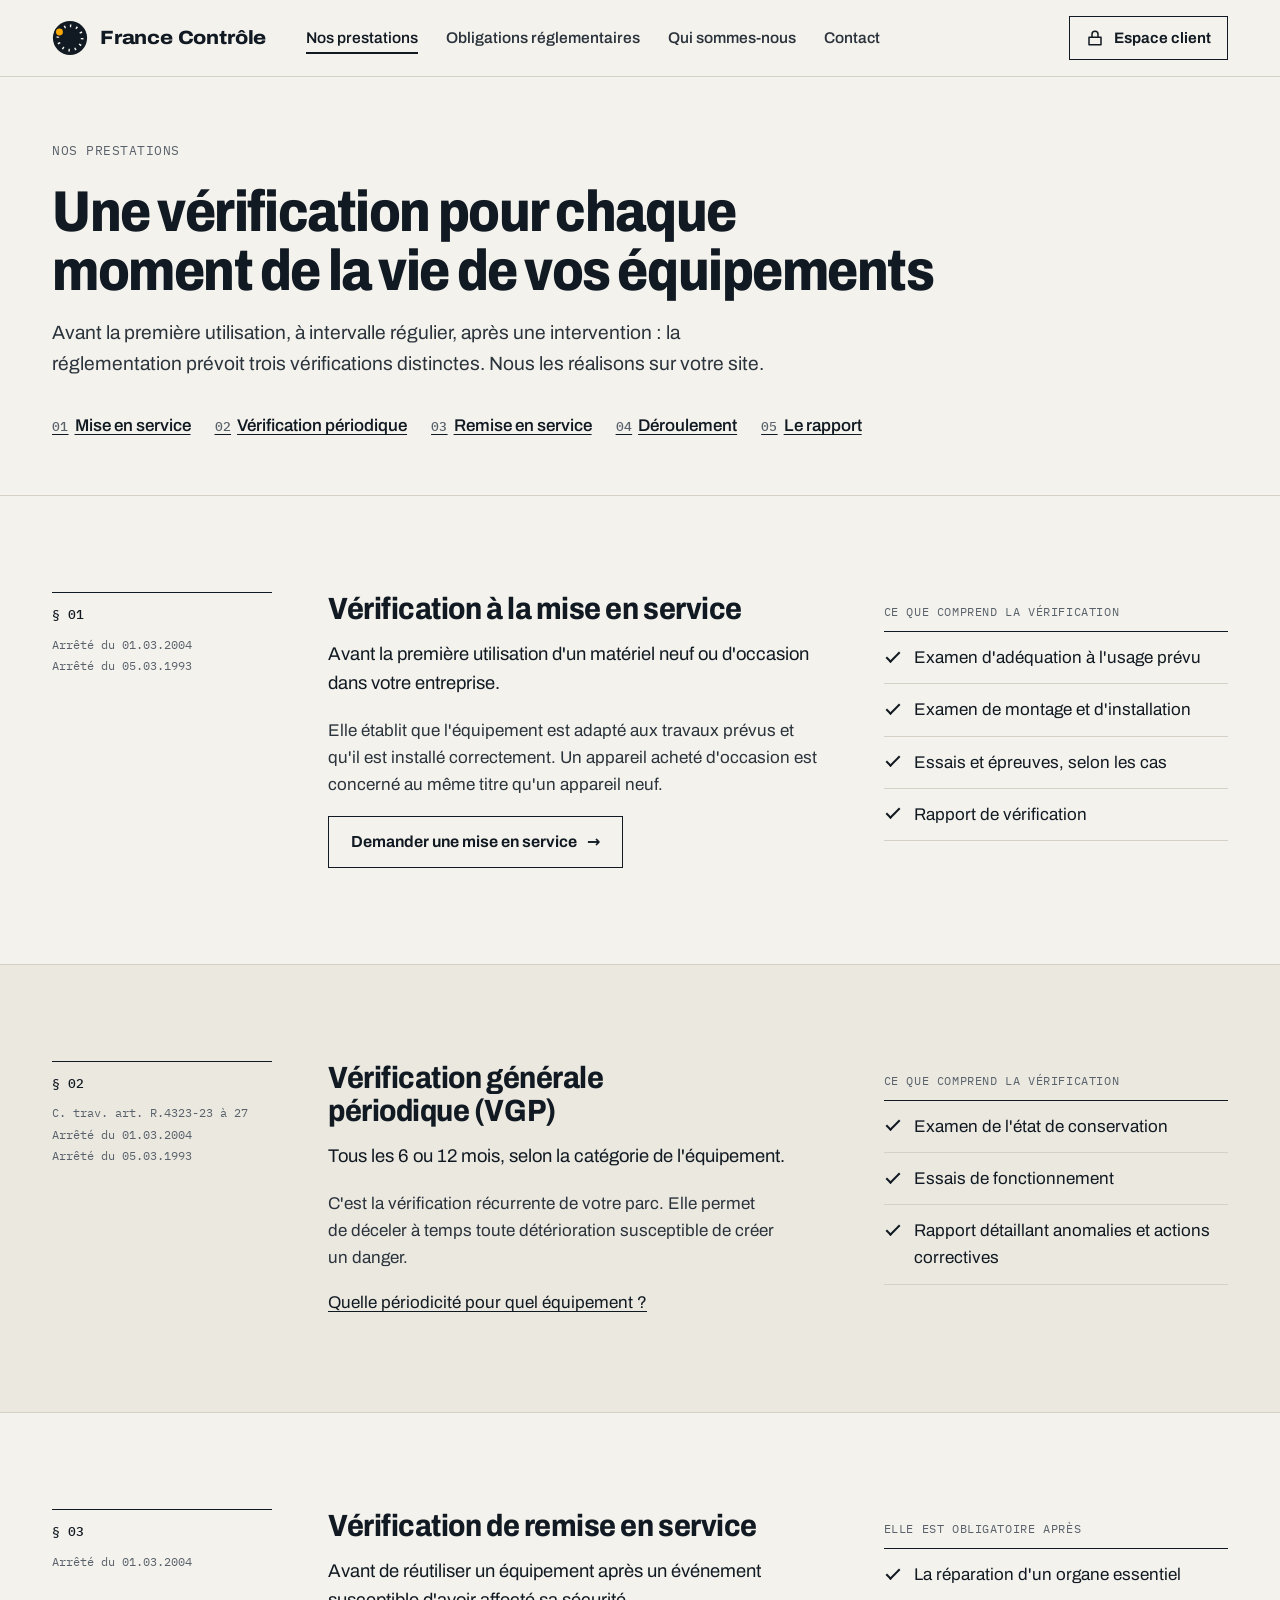
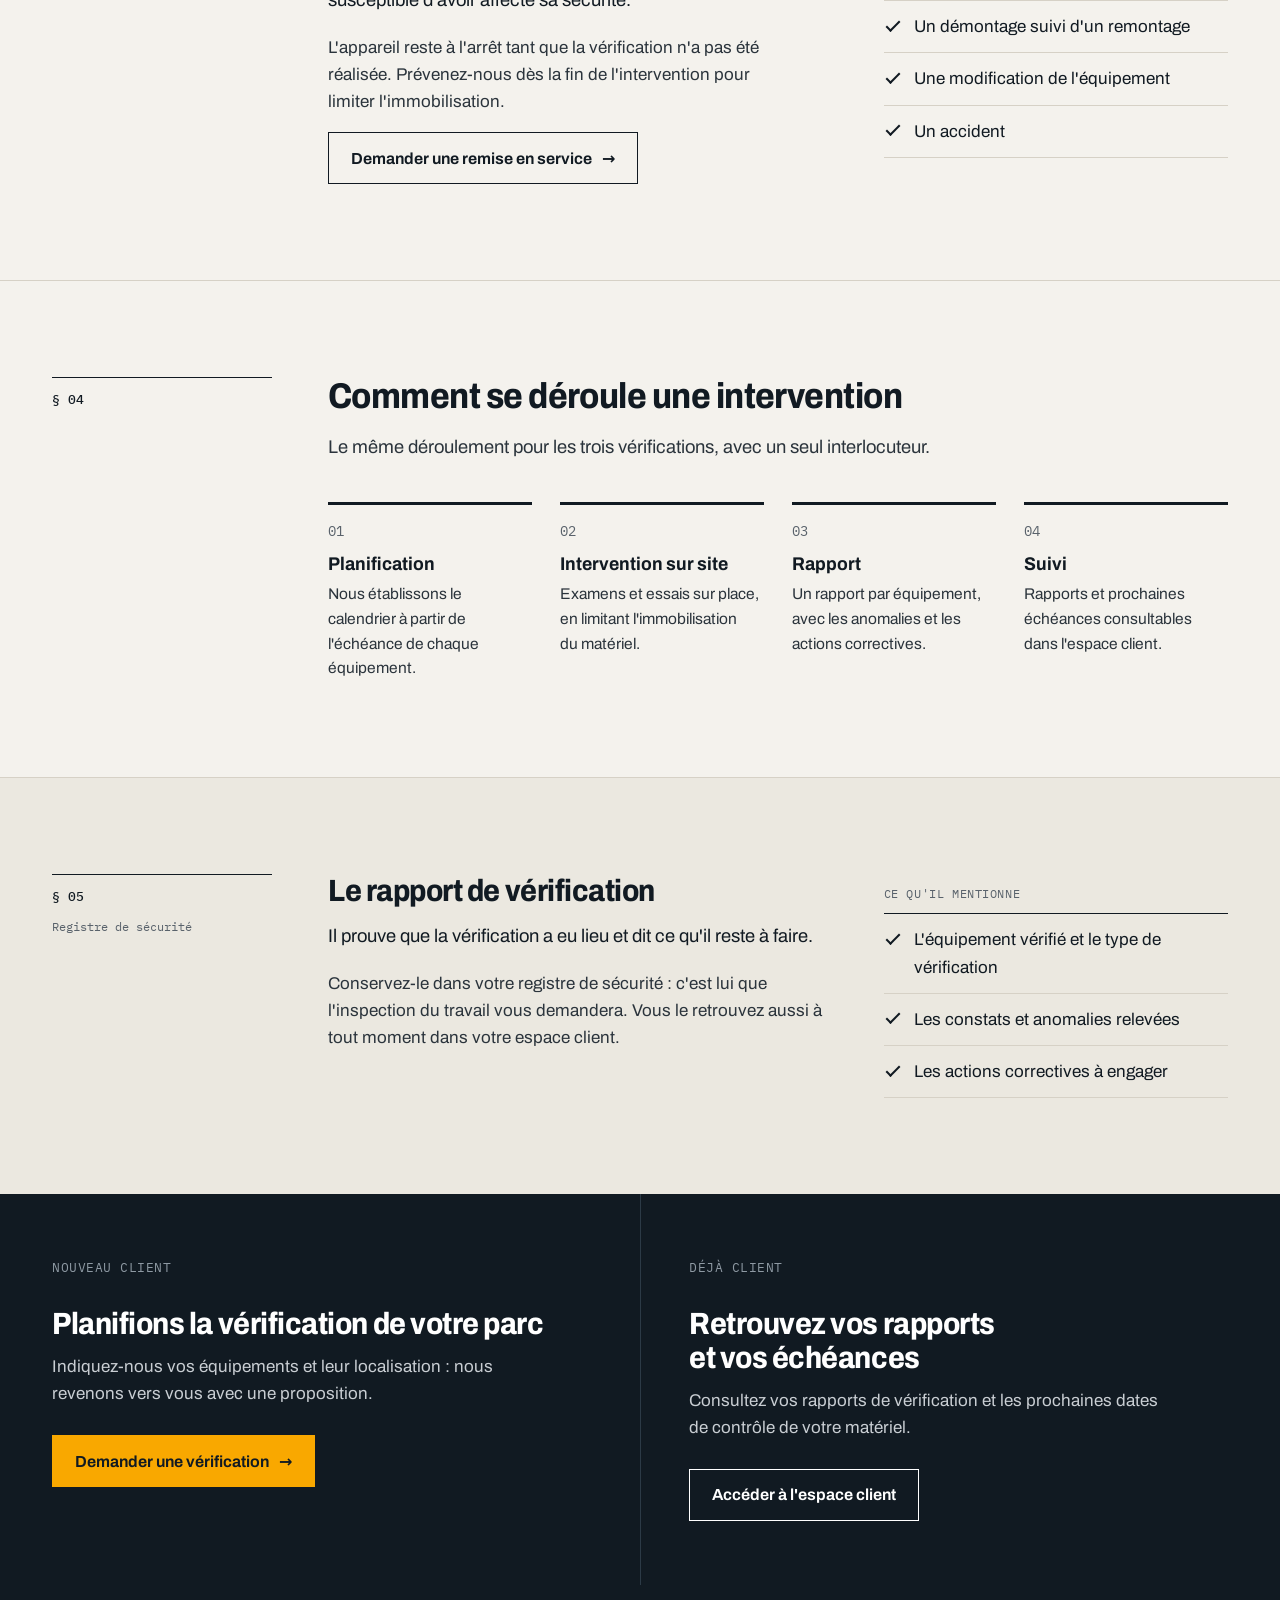
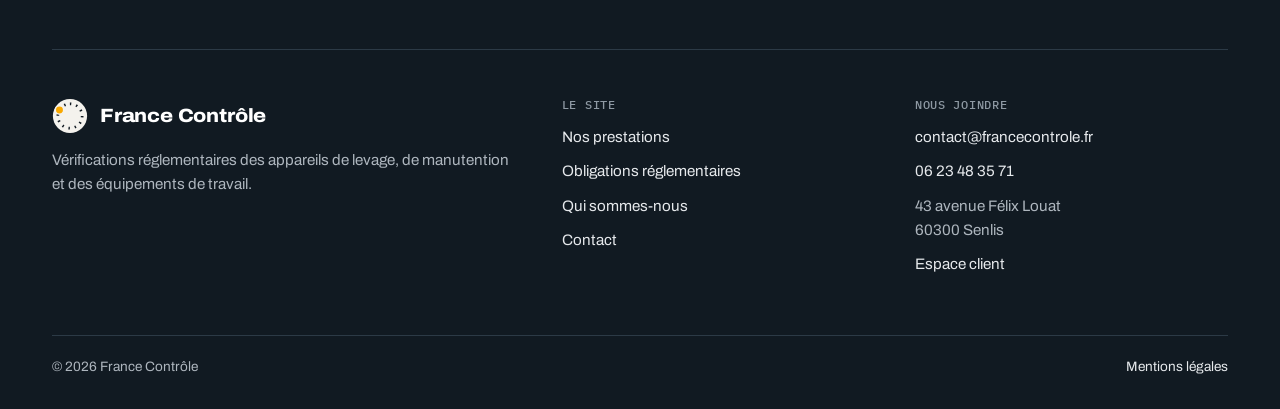
<file: prestations.html>
<!doctype html>
<html lang="fr" class="no-js">
<head>
  <meta charset="utf-8">
  <meta name="viewport" content="width=device-width, initial-scale=1">
  <title>Nos prestations — France Contrôle</title>
  <meta name="description" content="Vérification à la mise en service, vérification générale périodique (VGP), vérification de remise en service : ce que comprend chaque contrôle et comment se déroule l'intervention.">
  <link rel="icon" href="assets/img/favicon.svg" type="image/svg+xml">
  <link rel="preload" href="assets/fonts/archivo-variable-latin.woff2" as="font" type="font/woff2" crossorigin>
  <link rel="stylesheet" href="assets/css/style.css">
  <script>document.documentElement.classList.replace("no-js", "js");</script>
</head>
<body>
  <a class="skip-link" href="#contenu">Aller au contenu</a>

  <header class="site-header">
    <div class="wrap header-inner">
      <a href="index.html" class="brand" aria-label="France Contrôle, accueil">
        <svg viewBox="0 0 40 40" aria-hidden="true"><circle cx="20" cy="20" r="19" fill="#111a22"/><circle cx="20" cy="20" r="13.5" fill="none" stroke="#f4f2ed" stroke-width="3" stroke-dasharray="1.6 5.47" transform="rotate(-90.5 20 20)"/><circle cx="8.3" cy="13.25" r="4.6" fill="#f9a800" stroke="#111a22" stroke-width="1.5"/></svg>
        <span>France Contrôle</span>
      </a>
      <a class="btn btn-line header-client header-client-mobile espace-client" href="https://vgp.francecontrole.fr">Espace client <span class="soon">Bientôt</span></a>
      <button class="nav-toggle" type="button" aria-expanded="false" aria-controls="site-nav">
        <svg viewBox="0 0 24 24" fill="none" stroke="currentColor" stroke-width="2" stroke-linecap="round" aria-hidden="true"><path d="M4 7h16M4 12h16M4 17h16"/></svg>
        <span>Menu</span>
      </button>
      <nav id="site-nav" class="site-nav" aria-label="Navigation principale">
        <ul>
          <li><a href="prestations.html" aria-current="page">Nos prestations</a></li>
          <li><a href="obligations.html">Obligations réglementaires</a></li>
          <li><a href="qui-sommes-nous.html">Qui sommes-nous</a></li>
          <li><a href="contact.html">Contact</a></li>
        </ul>
        <a class="btn btn-line header-client espace-client" href="https://vgp.francecontrole.fr">
          <svg viewBox="0 0 24 24" fill="none" stroke="currentColor" stroke-width="2" stroke-linecap="round" stroke-linejoin="round" aria-hidden="true"><rect x="4" y="11" width="16" height="10"/><path d="M8 11V7a4 4 0 0 1 8 0v4"/></svg>
          Espace client <span class="soon">Bientôt</span>
        </a>
      </nav>
    </div>
  </header>

  <main id="contenu">
    <header class="page-head">
      <div class="wrap">
        <p class="kicker">Nos prestations</p>
        <h1>Une vérification pour chaque moment de la vie de vos équipements</h1>
        <p class="lead">Avant la première utilisation, à intervalle régulier, après une intervention : la réglementation prévoit trois vérifications distinctes. Nous les réalisons sur votre site.</p>
        <ul class="toc">
          <li><a href="#mise-en-service"><span class="mono">01</span>Mise en service</a></li>
          <li><a href="#vgp"><span class="mono">02</span>Vérification périodique</a></li>
          <li><a href="#remise-en-service"><span class="mono">03</span>Remise en service</a></li>
          <li><a href="#deroulement"><span class="mono">04</span>Déroulement</a></li>
          <li><a href="#rapport"><span class="mono">05</span>Le rapport</a></li>
        </ul>
      </div>
    </header>

    <section class="section" id="mise-en-service">
      <div class="wrap sheet">
        <aside class="margin" aria-label="Références">
          <span class="idx">§ 01</span>
          <ul><li>Arrêté du 01.03.2004</li><li>Arrêté du 05.03.1993</li></ul>
        </aside>
        <div class="content service-body">
          <div>
            <h2>Vérification à la mise en service</h2>
            <p class="when">Avant la première utilisation d'un matériel neuf ou d'occasion dans votre entreprise.</p>
            <p>Elle établit que l'équipement est adapté aux travaux prévus et qu'il est installé correctement. Un appareil acheté d'occasion est concerné au même titre qu'un appareil neuf.</p>
            <p><a class="btn btn-line" href="contact.html?objet=V%C3%A9rification%20de%20mise%20en%20service">Demander une mise en service <span class="arrow" aria-hidden="true">→</span></a></p>
          </div>
          <div>
            <p class="ticks-label">Ce que comprend la vérification</p>
            <ul class="ticks">
              <li>Examen d'adéquation à l'usage prévu</li>
              <li>Examen de montage et d'installation</li>
              <li>Essais et épreuves, selon les cas</li>
              <li>Rapport de vérification</li>
            </ul>
          </div>
        </div>
      </div>
    </section>

    <section class="section section-tint" id="vgp">
      <div class="wrap sheet">
        <aside class="margin" aria-label="Références">
          <span class="idx">§ 02</span>
          <ul><li>C. trav. art. R.4323-23 à 27</li><li>Arrêté du 01.03.2004</li><li>Arrêté du 05.03.1993</li></ul>
        </aside>
        <div class="content service-body">
          <div>
            <h2>Vérification générale périodique (VGP)</h2>
            <p class="when">Tous les 6 ou 12 mois, selon la catégorie de l'équipement.</p>
            <p>C'est la vérification récurrente de votre parc. Elle permet de déceler à temps toute détérioration susceptible de créer un danger.</p>
            <p><a href="obligations.html">Quelle périodicité pour quel équipement&nbsp;?</a></p>
          </div>
          <div>
            <p class="ticks-label">Ce que comprend la vérification</p>
            <ul class="ticks">
              <li>Examen de l'état de conservation</li>
              <li>Essais de fonctionnement</li>
              <li>Rapport détaillant anomalies et actions correctives</li>
            </ul>
          </div>
        </div>
      </div>
    </section>

    <section class="section" id="remise-en-service">
      <div class="wrap sheet">
        <aside class="margin" aria-label="Références">
          <span class="idx">§ 03</span>
          <ul><li>Arrêté du 01.03.2004</li></ul>
        </aside>
        <div class="content service-body">
          <div>
            <h2>Vérification de remise en service</h2>
            <p class="when">Avant de réutiliser un équipement après un événement susceptible d'avoir affecté sa sécurité.</p>
            <p>L'appareil reste à l'arrêt tant que la vérification n'a pas été réalisée. Prévenez-nous dès la fin de l'intervention pour limiter l'immobilisation.</p>
            <p><a class="btn btn-line" href="contact.html?objet=V%C3%A9rification%20de%20remise%20en%20service">Demander une remise en service <span class="arrow" aria-hidden="true">→</span></a></p>
          </div>
          <div>
            <p class="ticks-label">Elle est obligatoire après</p>
            <ul class="ticks">
              <li>La réparation d'un organe essentiel</li>
              <li>Un démontage suivi d'un remontage</li>
              <li>Une modification de l'équipement</li>
              <li>Un accident</li>
            </ul>
          </div>
        </div>
      </div>
    </section>

    <section class="section" id="deroulement">
      <div class="wrap sheet">
        <aside class="margin" aria-label="Section">
          <span class="idx">§ 04</span>
        </aside>
        <div class="content">
          <h2>Comment se déroule une intervention</h2>
          <p class="intro">Le même déroulement pour les trois vérifications, avec un seul interlocuteur.</p>
          <ol class="steps">
            <li><h3>Planification</h3><p>Nous établissons le calendrier à partir de l'échéance de chaque équipement.</p></li>
            <li><h3>Intervention sur site</h3><p>Examens et essais sur place, en limitant l'immobilisation du matériel.</p></li>
            <li><h3>Rapport</h3><p>Un rapport par équipement, avec les anomalies et les actions correctives.</p></li>
            <li><h3>Suivi</h3><p>Rapports et prochaines échéances consultables dans l'espace client.</p></li>
          </ol>
        </div>
      </div>
    </section>

    <section class="section section-tint" id="rapport">
      <div class="wrap sheet">
        <aside class="margin" aria-label="Section">
          <span class="idx">§ 05</span>
          <ul><li>Registre de sécurité</li></ul>
        </aside>
        <div class="content service-body">
          <div>
            <h2>Le rapport de vérification</h2>
            <p class="when">Il prouve que la vérification a eu lieu et dit ce qu'il reste à faire.</p>
            <p>Conservez-le dans votre registre de sécurité : c'est lui que l'inspection du travail vous demandera. Vous le retrouvez aussi à tout moment dans votre espace client.</p>
          </div>
          <div>
            <p class="ticks-label">Ce qu'il mentionne</p>
            <ul class="ticks">
              <li>L'équipement vérifié et le type de vérification</li>
              <li>Les constats et anomalies relevées</li>
              <li>Les actions correctives à engager</li>
            </ul>
          </div>
        </div>
      </div>
    </section>

    <section class="paths" aria-label="Prochaine étape">
      <div class="wrap paths-grid">
        <div class="path">
          <p class="kicker">Nouveau client</p>
          <h2>Planifions la vérification de votre parc</h2>
          <p>Indiquez-nous vos équipements et leur localisation : nous revenons vers vous avec une proposition.</p>
          <a class="btn btn-primary" href="contact.html">Demander une vérification <span class="arrow" aria-hidden="true">→</span></a>
        </div>
        <div class="path espace-client">
          <p class="kicker">Déjà client</p>
          <h2>Retrouvez vos rapports et vos échéances</h2>
          <p>Consultez vos rapports de vérification et les prochaines dates de contrôle de votre matériel.</p>
          <p class="soon-note">Cet espace en ligne ouvre bientôt.</p>
          <a class="btn btn-line" href="https://vgp.francecontrole.fr">Accéder à l'espace client <span class="soon">Bientôt</span></a>
        </div>
      </div>
    </section>
  </main>

  <footer class="site-footer">
    <div class="wrap">
      <div class="footer-grid">
        <div>
          <a href="index.html" class="brand">
            <svg viewBox="0 0 40 40" aria-hidden="true"><circle cx="20" cy="20" r="19" fill="#f4f2ed"/><circle cx="20" cy="20" r="13.5" fill="none" stroke="#111a22" stroke-width="3" stroke-dasharray="1.6 5.47" transform="rotate(-90.5 20 20)"/><circle cx="8.3" cy="13.25" r="4.6" fill="#f9a800" stroke="#f4f2ed" stroke-width="1.5"/></svg>
            <span>France Contrôle</span>
          </a>
          <p>Vérifications réglementaires des appareils de levage, de manutention et des équipements de travail.</p>
        </div>
        <div>
          <h2>Le site</h2>
          <ul>
            <li><a href="prestations.html">Nos prestations</a></li>
            <li><a href="obligations.html">Obligations réglementaires</a></li>
            <li><a href="qui-sommes-nous.html">Qui sommes-nous</a></li>
            <li><a href="contact.html">Contact</a></li>
          </ul>
        </div>
        <div>
          <h2>Nous joindre</h2>
          <ul>
            <li><a href="mailto:contact@francecontrole.fr">contact@francecontrole.fr</a></li>
            <li><a href="tel:+33623483571">06 23 48 35 71</a></li>
            <li>43 avenue Félix Louat<br>60300 Senlis</li>
            <li class="espace-client"><a href="https://vgp.francecontrole.fr">Espace client <span class="soon">Bientôt</span></a></li>
          </ul>
        </div>
      </div>
      <div class="footer-bottom">
        <span>© <span data-year>2026</span> France Contrôle</span>
        <a href="mentions-legales.html">Mentions légales</a>
      </div>
    </div>
  </footer>

  <script src="assets/js/main.js"></script>
</body>
</html>
</file>
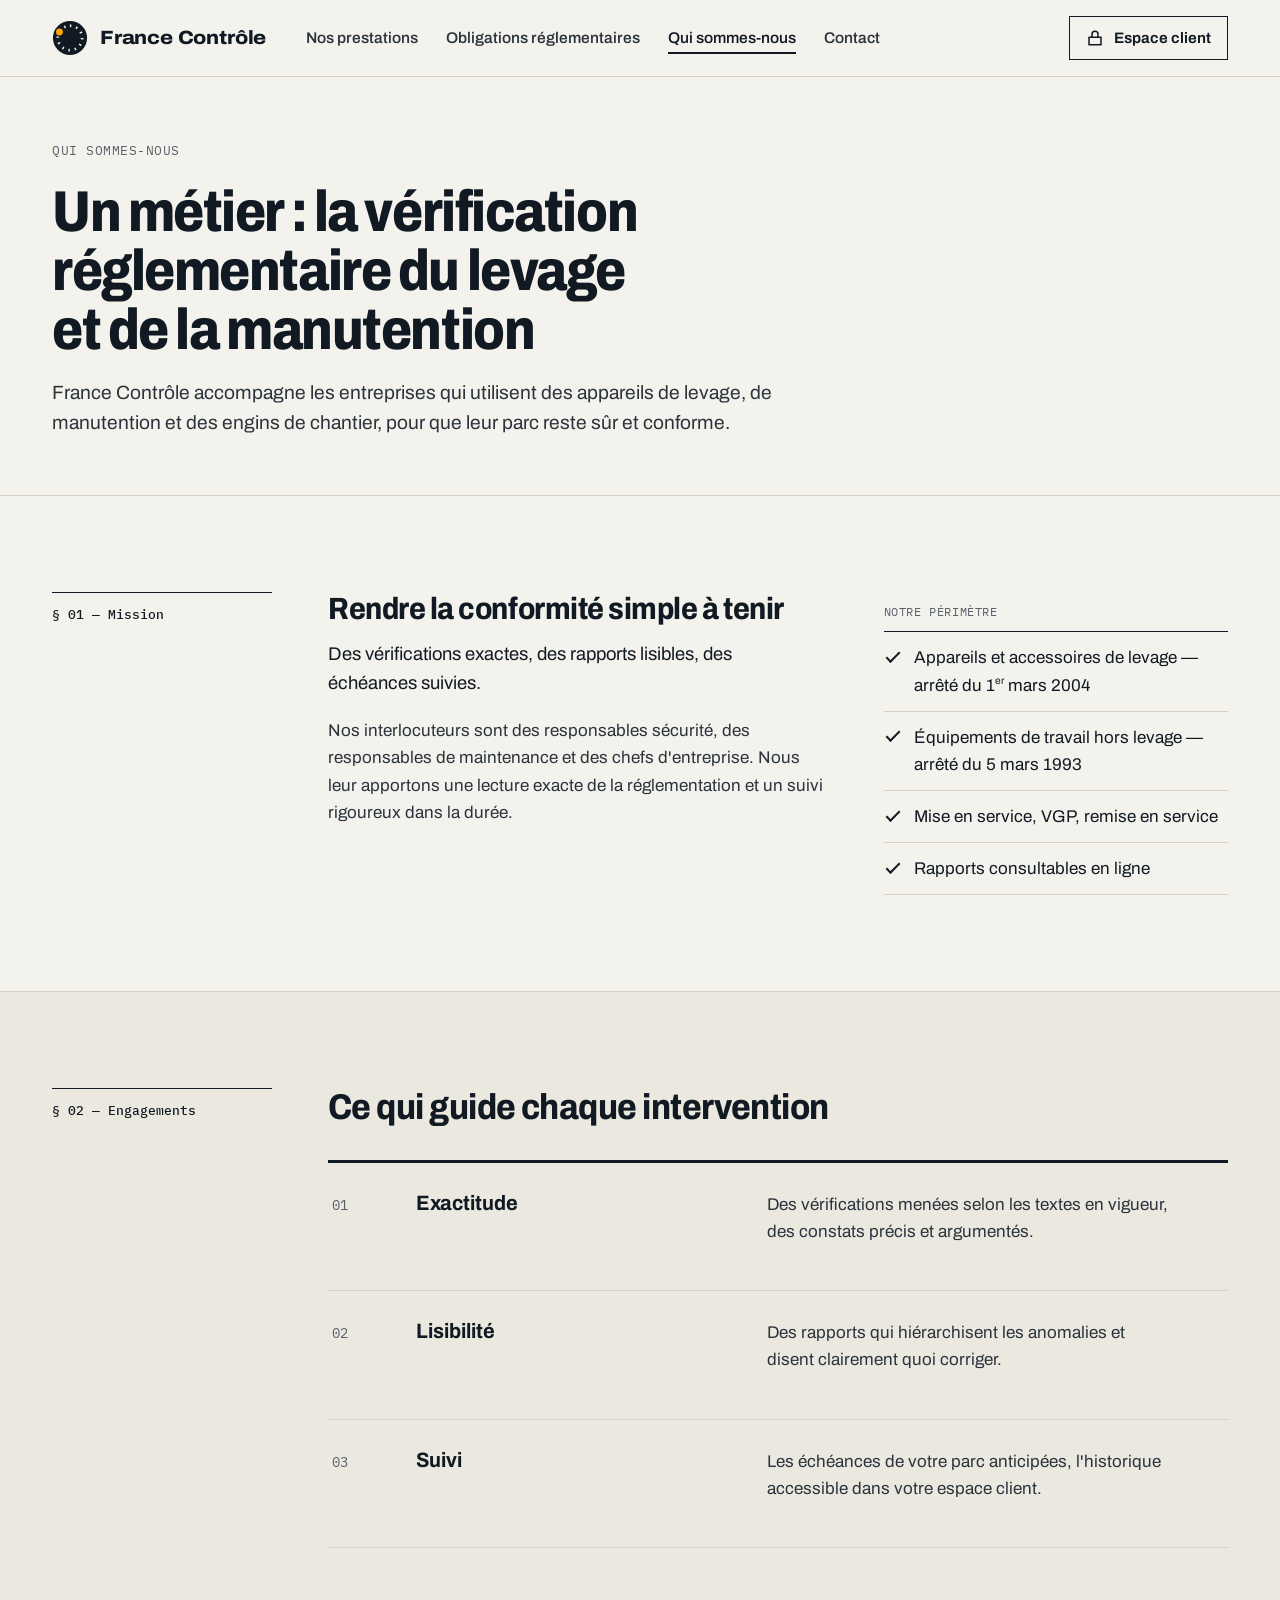
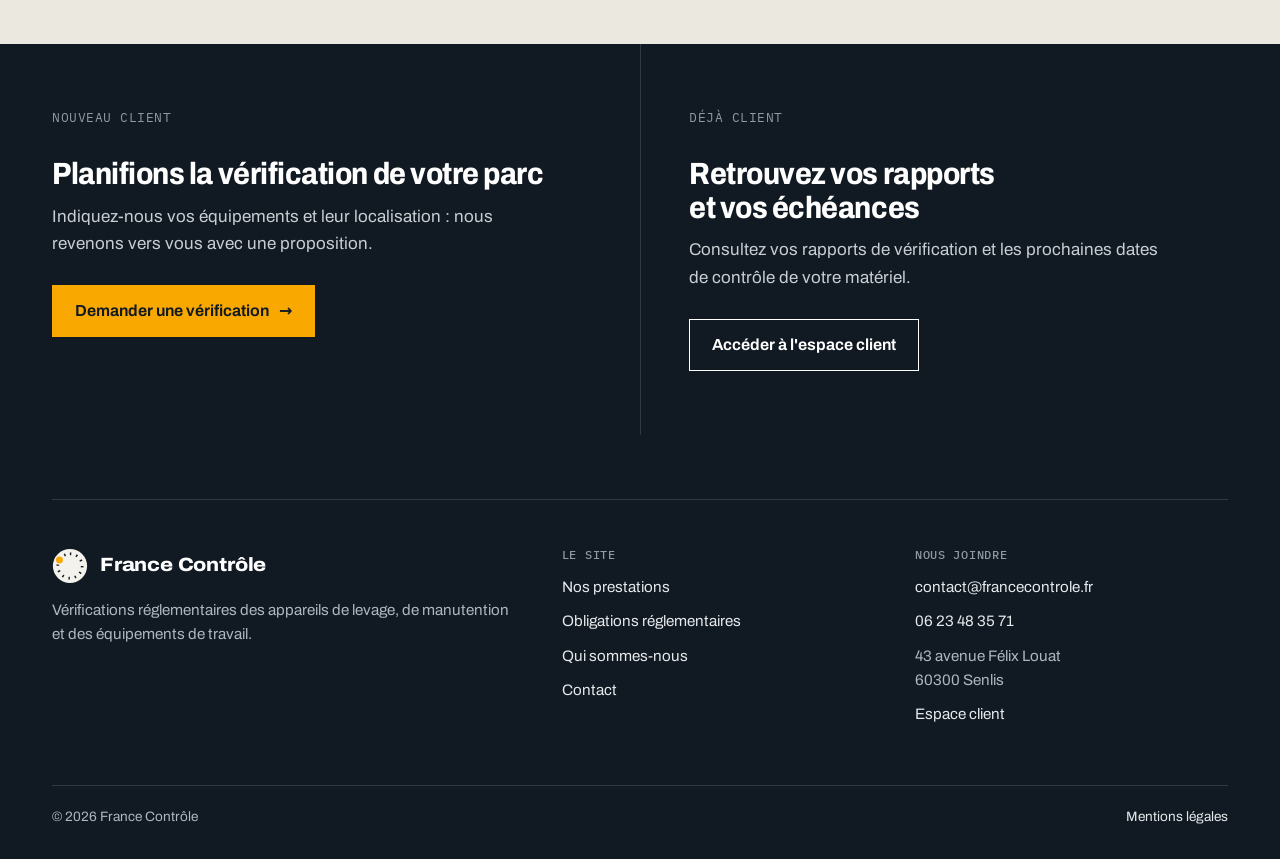
<file: qui-sommes-nous.html>
<!doctype html>
<html lang="fr" class="no-js">
<head>
  <meta charset="utf-8">
  <meta name="viewport" content="width=device-width, initial-scale=1">
  <title>Qui sommes-nous — France Contrôle</title>
  <meta name="description" content="France Contrôle, spécialiste de la vérification réglementaire des appareils de levage et de manutention.">
  <link rel="icon" href="assets/img/favicon.svg" type="image/svg+xml">
  <link rel="preload" href="assets/fonts/archivo-variable-latin.woff2" as="font" type="font/woff2" crossorigin>
  <link rel="stylesheet" href="assets/css/style.css">
  <script>document.documentElement.classList.replace("no-js", "js");</script>
</head>
<body>
  <a class="skip-link" href="#contenu">Aller au contenu</a>

  <header class="site-header">
    <div class="wrap header-inner">
      <a href="index.html" class="brand" aria-label="France Contrôle, accueil">
        <svg viewBox="0 0 40 40" aria-hidden="true"><circle cx="20" cy="20" r="19" fill="#111a22"/><circle cx="20" cy="20" r="13.5" fill="none" stroke="#f4f2ed" stroke-width="3" stroke-dasharray="1.6 5.47" transform="rotate(-90.5 20 20)"/><circle cx="8.3" cy="13.25" r="4.6" fill="#f9a800" stroke="#111a22" stroke-width="1.5"/></svg>
        <span>France Contrôle</span>
      </a>
      <a class="btn btn-line header-client header-client-mobile espace-client" href="https://vgp.francecontrole.fr">Espace client <span class="soon">Bientôt</span></a>
      <button class="nav-toggle" type="button" aria-expanded="false" aria-controls="site-nav">
        <svg viewBox="0 0 24 24" fill="none" stroke="currentColor" stroke-width="2" stroke-linecap="round" aria-hidden="true"><path d="M4 7h16M4 12h16M4 17h16"/></svg>
        <span>Menu</span>
      </button>
      <nav id="site-nav" class="site-nav" aria-label="Navigation principale">
        <ul>
          <li><a href="prestations.html">Nos prestations</a></li>
          <li><a href="obligations.html">Obligations réglementaires</a></li>
          <li><a href="qui-sommes-nous.html" aria-current="page">Qui sommes-nous</a></li>
          <li><a href="contact.html">Contact</a></li>
        </ul>
        <a class="btn btn-line header-client espace-client" href="https://vgp.francecontrole.fr">
          <svg viewBox="0 0 24 24" fill="none" stroke="currentColor" stroke-width="2" stroke-linecap="round" stroke-linejoin="round" aria-hidden="true"><rect x="4" y="11" width="16" height="10"/><path d="M8 11V7a4 4 0 0 1 8 0v4"/></svg>
          Espace client <span class="soon">Bientôt</span>
        </a>
      </nav>
    </div>
  </header>

  <main id="contenu">
    <header class="page-head">
      <div class="wrap">
        <p class="kicker">Qui sommes-nous</p>
        <h1>Un métier : la vérification réglementaire du levage et de la manutention</h1>
        <p class="lead">France Contrôle accompagne les entreprises qui utilisent des appareils de levage, de manutention et des engins de chantier, pour que leur parc reste sûr et conforme.</p>
      </div>
    </header>

    <section class="section">
      <div class="wrap sheet">
        <aside class="margin" aria-label="Section">
          <span class="idx">§ 01 — Mission</span>
        </aside>
        <div class="content service-body">
          <div>
            <h2>Rendre la conformité simple à tenir</h2>
            <p class="when">Des vérifications exactes, des rapports lisibles, des échéances suivies.</p>
            <p>Nos interlocuteurs sont des responsables sécurité, des responsables de maintenance et des chefs d'entreprise. Nous leur apportons une lecture exacte de la réglementation et un suivi rigoureux dans la durée.</p>
            <!-- À compléter : historique, date de création, zone d'intervention, effectif… -->
          </div>
          <div>
            <p class="ticks-label">Notre périmètre</p>
            <ul class="ticks">
              <li>Appareils et accessoires de levage — arrêté du 1<sup>er</sup> mars 2004</li>
              <li>Équipements de travail hors levage — arrêté du 5 mars 1993</li>
              <li>Mise en service, VGP, remise en service</li>
              <li>Rapports consultables en ligne</li>
            </ul>
          </div>
        </div>
      </div>
    </section>

    <section class="section section-tint">
      <div class="wrap sheet">
        <aside class="margin" aria-label="Section">
          <span class="idx">§ 02 — Engagements</span>
        </aside>
        <div class="content">
          <h2>Ce qui guide chaque intervention</h2>
          <ul class="rows" style="margin-top:32px">
            <li><div class="row"><span class="n">01</span><h3>Exactitude</h3><p>Des vérifications menées selon les textes en vigueur, des constats précis et argumentés.</p><span></span></div></li>
            <li><div class="row"><span class="n">02</span><h3>Lisibilité</h3><p>Des rapports qui hiérarchisent les anomalies et disent clairement quoi corriger.</p><span></span></div></li>
            <li><div class="row"><span class="n">03</span><h3>Suivi</h3><p>Les échéances de votre parc anticipées, l'historique accessible dans votre espace client.</p><span></span></div></li>
          </ul>
        </div>
      </div>
    </section>

    <section class="paths" aria-label="Prochaine étape">
      <div class="wrap paths-grid">
        <div class="path">
          <p class="kicker">Nouveau client</p>
          <h2>Planifions la vérification de votre parc</h2>
          <p>Indiquez-nous vos équipements et leur localisation : nous revenons vers vous avec une proposition.</p>
          <a class="btn btn-primary" href="contact.html">Demander une vérification <span class="arrow" aria-hidden="true">→</span></a>
        </div>
        <div class="path espace-client">
          <p class="kicker">Déjà client</p>
          <h2>Retrouvez vos rapports et vos échéances</h2>
          <p>Consultez vos rapports de vérification et les prochaines dates de contrôle de votre matériel.</p>
          <p class="soon-note">Cet espace en ligne ouvre bientôt.</p>
          <a class="btn btn-line" href="https://vgp.francecontrole.fr">Accéder à l'espace client <span class="soon">Bientôt</span></a>
        </div>
      </div>
    </section>
  </main>

  <footer class="site-footer">
    <div class="wrap">
      <div class="footer-grid">
        <div>
          <a href="index.html" class="brand">
            <svg viewBox="0 0 40 40" aria-hidden="true"><circle cx="20" cy="20" r="19" fill="#f4f2ed"/><circle cx="20" cy="20" r="13.5" fill="none" stroke="#111a22" stroke-width="3" stroke-dasharray="1.6 5.47" transform="rotate(-90.5 20 20)"/><circle cx="8.3" cy="13.25" r="4.6" fill="#f9a800" stroke="#f4f2ed" stroke-width="1.5"/></svg>
            <span>France Contrôle</span>
          </a>
          <p>Vérifications réglementaires des appareils de levage, de manutention et des équipements de travail.</p>
        </div>
        <div>
          <h2>Le site</h2>
          <ul>
            <li><a href="prestations.html">Nos prestations</a></li>
            <li><a href="obligations.html">Obligations réglementaires</a></li>
            <li><a href="qui-sommes-nous.html">Qui sommes-nous</a></li>
            <li><a href="contact.html">Contact</a></li>
          </ul>
        </div>
        <div>
          <h2>Nous joindre</h2>
          <ul>
            <li><a href="mailto:contact@francecontrole.fr">contact@francecontrole.fr</a></li>
            <li><a href="tel:+33623483571">06 23 48 35 71</a></li>
            <li>43 avenue Félix Louat<br>60300 Senlis</li>
            <li class="espace-client"><a href="https://vgp.francecontrole.fr">Espace client <span class="soon">Bientôt</span></a></li>
          </ul>
        </div>
      </div>
      <div class="footer-bottom">
        <span>© <span data-year>2026</span> France Contrôle</span>
        <a href="mentions-legales.html">Mentions légales</a>
      </div>
    </div>
  </footer>

  <script src="assets/js/main.js"></script>
</body>
</html>
</file>
<file: assets/css/style.css>
/* ==========================================================================
   France Contrôle — feuille de style
   Parti pris : papier + encre + jaune signal. Filets plutôt que cartes.
   Colonne de marge pour les références réglementaires. Macaron de VGP.
   ========================================================================== */

/* ---------- Polices hébergées sur le site (licence SIL OFL, voir assets/fonts) ---------- */
/* Archivo — latin-ext */
@font-face {
  font-family: "Archivo";
  font-style: normal;
  font-weight: 400 900;
  font-stretch: 62% 125%;
  font-display: swap;
  src: url("../fonts/archivo-variable-latin-ext.woff2") format("woff2");
  unicode-range: U+0100-02BA, U+02BD-02C5, U+02C7-02CC, U+02CE-02D7, U+02DD-02FF, U+0304, U+0308, U+0329, U+1D00-1DBF, U+1E00-1E9F, U+1EF2-1EFF, U+2020, U+20A0-20AB, U+20AD-20C4, U+2113, U+2C60-2C7F, U+A720-A7FF;
}

/* Archivo — latin */
@font-face {
  font-family: "Archivo";
  font-style: normal;
  font-weight: 400 900;
  font-stretch: 62% 125%;
  font-display: swap;
  src: url("../fonts/archivo-variable-latin.woff2") format("woff2");
  unicode-range: U+0000-00FF, U+0131, U+0152-0153, U+02BB-02BC, U+02C6, U+02DA, U+02DC, U+0304, U+0308, U+0329, U+2000-206F, U+20AC, U+2122, U+2191, U+2193, U+2212, U+2215, U+FEFF, U+FFFD;
}

/* IBM Plex Mono — latin-ext */
@font-face {
  font-family: "IBM Plex Mono";
  font-style: normal;
  font-weight: 400;
  font-display: swap;
  src: url("../fonts/ibm-plex-mono-400-latin-ext.woff2") format("woff2");
  unicode-range: U+0100-02BA, U+02BD-02C5, U+02C7-02CC, U+02CE-02D7, U+02DD-02FF, U+0304, U+0308, U+0329, U+1D00-1DBF, U+1E00-1E9F, U+1EF2-1EFF, U+2020, U+20A0-20AB, U+20AD-20C4, U+2113, U+2C60-2C7F, U+A720-A7FF;
}

/* IBM Plex Mono — latin */
@font-face {
  font-family: "IBM Plex Mono";
  font-style: normal;
  font-weight: 400;
  font-display: swap;
  src: url("../fonts/ibm-plex-mono-400-latin.woff2") format("woff2");
  unicode-range: U+0000-00FF, U+0131, U+0152-0153, U+02BB-02BC, U+02C6, U+02DA, U+02DC, U+0304, U+0308, U+0329, U+2000-206F, U+20AC, U+2122, U+2191, U+2193, U+2212, U+2215, U+FEFF, U+FFFD;
}

/* IBM Plex Mono — latin-ext */
@font-face {
  font-family: "IBM Plex Mono";
  font-style: normal;
  font-weight: 500;
  font-display: swap;
  src: url("../fonts/ibm-plex-mono-500-latin-ext.woff2") format("woff2");
  unicode-range: U+0100-02BA, U+02BD-02C5, U+02C7-02CC, U+02CE-02D7, U+02DD-02FF, U+0304, U+0308, U+0329, U+1D00-1DBF, U+1E00-1E9F, U+1EF2-1EFF, U+2020, U+20A0-20AB, U+20AD-20C4, U+2113, U+2C60-2C7F, U+A720-A7FF;
}

/* IBM Plex Mono — latin */
@font-face {
  font-family: "IBM Plex Mono";
  font-style: normal;
  font-weight: 500;
  font-display: swap;
  src: url("../fonts/ibm-plex-mono-500-latin.woff2") format("woff2");
  unicode-range: U+0000-00FF, U+0131, U+0152-0153, U+02BB-02BC, U+02C6, U+02DA, U+02DC, U+0304, U+0308, U+0329, U+2000-206F, U+20AC, U+2122, U+2191, U+2193, U+2212, U+2215, U+FEFF, U+FFFD;
}

:root {
  --paper: #f4f2ed;
  --paper-2: #ebe8e0;
  --white: #ffffff;
  --ink: #111a22;
  --ink-2: #2b343c;
  --muted: #59626b;
  --line: #d6d1c6;
  --line-strong: #b9b3a6;
  --signal: #f9a800;      /* RAL 1003, jaune de signalisation */
  --signal-soft: #fdf0cc;
  --error: #b42318;
  --ok: #1d6b3f;

  --sans: "Archivo", system-ui, -apple-system, "Segoe UI", Roboto, Arial, sans-serif;
  --mono: "IBM Plex Mono", ui-monospace, "Cascadia Mono", Consolas, monospace;

  --wrap: 1240px;
  --gutter: 32px;
  --margin-col: 220px;
  --header-h: 76px;
}

*, *::before, *::after { box-sizing: border-box; }

html { scroll-behavior: smooth; scroll-padding-top: calc(var(--header-h) + 16px); }
@media (prefers-reduced-motion: reduce) { html { scroll-behavior: auto; } * { transition: none !important; } }

body {
  margin: 0;
  font-family: var(--sans);
  font-size: 1.0625rem;
  line-height: 1.6;
  color: var(--ink-2);
  background: var(--paper);
  -webkit-font-smoothing: antialiased;
  text-rendering: optimizeLegibility;
}

img, svg { display: block; max-width: 100%; }

h1, h2, h3 { color: var(--ink); margin: 0; text-wrap: balance; }
h1 {
  font-size: clamp(2.3rem, 4.6vw, 3.6rem);
  font-weight: 800;
  font-stretch: 86%;
  line-height: 1.03;
  letter-spacing: -0.025em;
}
h2 {
  font-size: clamp(1.7rem, 2.8vw, 2.35rem);
  font-weight: 750;
  font-stretch: 90%;
  line-height: 1.1;
  letter-spacing: -0.015em;
}
h3 {
  font-size: 1.3rem;
  font-weight: 700;
  font-stretch: 95%;
  line-height: 1.25;
}
p { margin: 0 0 1em; text-wrap: pretty; }
p:last-child { margin-bottom: 0; }
sup { font-size: 0.6em; line-height: 0; }

a { color: var(--ink); text-decoration-thickness: 1px; text-underline-offset: 0.2em; }
a:hover { text-decoration-thickness: 2px; }

:focus-visible { outline: 3px solid var(--ink); outline-offset: 3px; }

.wrap { max-width: var(--wrap); margin: 0 auto; padding: 0 var(--gutter); }
@media (max-width: 640px) { :root { --gutter: 20px; } }

.skip-link {
  position: absolute; left: -9999px; top: 8px; z-index: 1000;
  background: var(--ink); color: #fff; padding: 10px 16px; font-weight: 600;
}
.skip-link:focus { left: 8px; }

.nw { white-space: nowrap; }

.visually-hidden {
  position: absolute !important; width: 1px; height: 1px; overflow: hidden;
  clip: rect(0 0 0 0); white-space: nowrap;
}

/* Texte technique : références, index, numéros */
.mono {
  font-family: var(--mono);
  font-size: 0.8125rem;
  letter-spacing: 0.02em;
  color: var(--muted);
}
.kicker {
  font-family: var(--mono);
  font-size: 0.8125rem;
  letter-spacing: 0.04em;
  text-transform: uppercase;
  color: var(--muted);
  margin: 0 0 20px;
}

/* ---------- Boutons ---------- */
.btn {
  display: inline-flex;
  align-items: center;
  justify-content: center;
  gap: 10px;
  min-height: 52px;
  padding: 14px 22px;
  font: 650 1rem/1.2 var(--sans);
  text-decoration: none;
  border: 1.5px solid transparent;
  border-radius: 0;
  cursor: pointer;
  transition: background-color .15s, color .15s, border-color .15s;
}
.btn .arrow { transition: transform .15s; }
.btn:hover .arrow { transform: translateX(3px); }
.btn-primary { background: var(--signal); color: var(--ink); }
.btn-primary:hover { background: #e59a00; }
.btn-line { border-color: var(--ink); color: var(--ink); background: transparent; }
.btn-line:hover { background: var(--ink); color: var(--paper); }
.btn-dark { background: var(--ink); color: var(--paper); }
.btn-dark:hover { background: #000; }
.btn[disabled] { opacity: .55; cursor: progress; }
.btn svg { width: 18px; height: 18px; flex-shrink: 0; }

.actions { display: flex; flex-wrap: wrap; gap: 12px; align-items: center; }

/* ---------- En-tête ---------- */
.site-header {
  position: sticky; top: 0; z-index: 100;
  background: var(--paper);
  border-bottom: 1px solid var(--line);
}
.header-inner { display: flex; align-items: center; gap: 40px; height: var(--header-h); }

.brand {
  display: inline-flex; align-items: center; gap: 12px;
  text-decoration: none; color: var(--ink);
  font-size: 1.2rem; font-weight: 800; font-stretch: 110%; letter-spacing: -0.01em;
  white-space: nowrap;
}
.brand svg { width: 36px; height: 36px; flex-shrink: 0; }
.brand:hover { text-decoration: none; }

.site-nav { display: flex; align-items: center; flex: 1; gap: 32px; }
.site-nav ul { display: flex; gap: 28px; list-style: none; margin: 0; padding: 0; flex: 1; }
.site-nav ul a {
  text-decoration: none; font-weight: 550; font-size: 0.97rem; color: var(--ink-2);
  padding: 6px 0; border-bottom: 2px solid transparent;
}
.site-nav ul a:hover { color: var(--ink); border-bottom-color: var(--line-strong); }
.site-nav ul a[aria-current="page"] { color: var(--ink); border-bottom-color: var(--ink); }
.header-client { min-height: 44px; padding: 10px 16px; font-size: 0.95rem; white-space: nowrap; }

.nav-toggle {
  display: none;
  align-items: center; gap: 8px;
  min-height: 44px; padding: 0 14px;
  background: transparent; border: 1.5px solid var(--ink); color: var(--ink);
  font: 600 0.95rem var(--sans); cursor: pointer;
}
.nav-toggle svg { width: 18px; height: 18px; }

@media (max-width: 1180px) {
  .header-inner { gap: 12px; }
  .brand { margin-right: auto; }
  .nav-toggle { display: inline-flex; }
  .site-nav {
    display: none;
    position: absolute; top: 100%; left: 0; right: 0;
    flex-direction: column; align-items: stretch; gap: 0;
    background: var(--paper);
    border-bottom: 1px solid var(--line);
    padding: 0 var(--gutter) 24px;
    max-height: calc(100vh - var(--header-h)); overflow-y: auto;
  }
  .site-nav.is-open { display: flex; box-shadow: 0 28px 40px -12px rgba(17, 26, 34, .28); }
  .site-nav ul { flex-direction: column; gap: 0; }
  .site-nav ul a {
    display: block; padding: 16px 0; font-size: 1.15rem;
    border-bottom: 1px solid var(--line);
  }
  .site-nav ul a[aria-current="page"] { border-bottom-color: var(--line); box-shadow: inset 4px 0 0 var(--signal); padding-left: 14px; }
  .site-nav .header-client { margin-top: 20px; min-height: 52px; }
}
@media (min-width: 1181px) { .header-client-mobile { display: none; } }
@media (min-width: 521px) and (max-width: 1180px) { .site-nav .header-client { display: none; } }
@media (max-width: 520px) { .header-client-mobile { display: none; } }
@media (max-width: 420px) {
  .brand { font-size: 1.05rem; gap: 8px; }
  .brand svg { width: 30px; height: 30px; }
  .nav-toggle { padding: 0 10px; }
}

/* ---------- Sections ---------- */
.section { padding: 96px 0; }
.section + .section { border-top: 1px solid var(--line); }
.section-tint { background: var(--paper-2); }
@media (max-width: 720px) { .section { padding: 64px 0; } }

/* Feuille : colonne de marge + contenu */
.sheet {
  display: grid;
  grid-template-columns: var(--margin-col) minmax(0, 1fr);
  gap: 56px;
}
.margin { border-top: 1px solid var(--ink); padding-top: 12px; }
.margin .idx { font-family: var(--mono); font-size: 0.8125rem; color: var(--ink); font-weight: 500; display: block; margin-bottom: 8px; }
.margin ul { list-style: none; margin: 0; padding: 0; font-family: var(--mono); font-size: 0.78rem; line-height: 1.7; color: var(--muted); }
.content > h2 { margin-bottom: 16px; }
.content > .intro { font-size: 1.15rem; max-width: 40em; color: var(--ink-2); margin-bottom: 40px; }
@media (max-width: 900px) {
  .sheet { grid-template-columns: 1fr; gap: 20px; }
  .margin { display: flex; flex-wrap: wrap; gap: 4px 16px; align-items: baseline; }
  .margin .idx { margin: 0; }
  .margin ul { display: flex; flex-wrap: wrap; gap: 0 16px; }
}

/* ---------- Héros d'accueil ---------- */
.hero { padding: 56px 0 88px; }
@media (min-width: 1100px) { .hero h1 .l { display: block; } }
.hero-grid {
  display: grid;
  grid-template-columns: minmax(0, 1fr) minmax(0, 520px);
  gap: 64px;
  align-items: start;
}
.hero h1 { margin-bottom: 24px; }
.hero h1 .quiet { color: #737a81; }
.hero .lead { font-size: 1.2rem; line-height: 1.55; max-width: 32em; margin-bottom: 32px; }
.hero-proof {
  display: flex; flex-wrap: wrap; gap: 8px 28px;
  margin: 40px 0 0; padding: 20px 0 0; border-top: 1px solid var(--line);
  list-style: none;
}
.hero-proof li { font-size: 0.95rem; color: var(--ink-2); display: flex; gap: 10px; align-items: baseline; }
.hero-proof li::before { content: ""; width: 8px; height: 8px; background: var(--ink); flex-shrink: 0; transform: translateY(-1px); }
@media (max-width: 1020px) {
  .hero-grid { grid-template-columns: 1fr; gap: 40px; }
  .hero-proof { display: none; }
  .hero { padding: 48px 0 64px; }
}

/* ---------- Instrument : périodicité par matériel ---------- */
.instrument {
  background: var(--white);
  border: 1px solid var(--line);
  border-top: 4px solid var(--ink);
}
.instrument-head { padding: 24px 28px 4px; }
.instrument-head h2 { font-size: 1.4rem; font-stretch: 95%; letter-spacing: -0.01em; margin-bottom: 4px; }
.instrument-head p { color: var(--muted); font-size: 0.95rem; }
.instrument fieldset { border: 0; margin: 0; padding: 14px 28px 22px; }
.chips { display: flex; flex-wrap: wrap; gap: 8px; }
.chip { position: relative; }
.chip input { position: absolute; opacity: 0; inset: 0; margin: 0; cursor: pointer; }
.chip span {
  display: inline-flex; align-items: center; min-height: 40px; padding: 7px 14px;
  border: 1px solid var(--line-strong); border-radius: 999px;
  font-size: 0.95rem; font-weight: 500; color: var(--ink-2); background: var(--white);
  transition: background-color .12s, border-color .12s;
}
.chip input:hover + span { border-color: var(--ink); }
.chip input:checked + span { background: var(--ink); border-color: var(--ink); color: #fff; }
.chip input:focus-visible + span { outline: 3px solid var(--signal); outline-offset: 2px; }

.instrument-result {
  display: grid;
  grid-template-columns: 168px minmax(0, 1fr);
  gap: 24px;
  align-items: center;
  padding: 24px 28px;
  border-top: 1px solid var(--line);
  background: #fbfaf7;
  min-height: 300px;
}
.macaron { width: 168px; height: 168px; }
.no-js .macaron { display: none; }
.facts { margin: 0; display: grid; gap: 14px; }
.facts div { display: grid; gap: 2px; }
.facts dt { font-family: var(--mono); font-size: 0.75rem; letter-spacing: 0.04em; text-transform: uppercase; color: var(--muted); }
.facts dd { margin: 0; color: var(--ink); font-weight: 600; line-height: 1.35; }
.facts .big { font-size: 1.6rem; font-weight: 800; font-stretch: 88%; letter-spacing: -0.01em; }
.facts .note { font-weight: 400; color: var(--ink-2); font-size: 0.95rem; }
.facts .note:empty { display: none; }
.instrument-foot {
  display: flex; flex-wrap: wrap; gap: 12px 20px; align-items: center; justify-content: space-between;
  padding: 20px 28px; border-top: 1px solid var(--line);
}
.instrument-foot .btn { flex: 1 1 auto; }
.instrument-foot a.more { font-size: 0.95rem; }
@media (max-width: 520px) {
  .instrument-head, .instrument fieldset, .instrument-result, .instrument-foot { padding-left: 20px; padding-right: 20px; }
  .instrument-result { grid-template-columns: 112px minmax(0, 1fr); gap: 16px; align-items: start; min-height: 0; }
  .hero .lead { font-size: 1.1rem; }
  .hero .actions .btn { flex: 1 1 100%; }
  .macaron { width: 112px; height: 112px; }
  .chip span { font-size: 0.9rem; padding: 8px 12px; }
}

/* ---------- Liste à filets (rubriques) ---------- */
.rows { list-style: none; margin: 0; padding: 0; border-top: 3px solid var(--ink); }
.rows > li { border-bottom: 1px solid var(--line); }
.row {
  display: grid;
  grid-template-columns: 64px minmax(0, 1fr) minmax(0, 1.25fr) 28px;
  gap: 24px;
  align-items: baseline;
  padding: 28px 0;
  text-decoration: none;
  color: inherit;
}
a.row:hover { background: linear-gradient(var(--paper-2), var(--paper-2)) no-repeat; background-size: 100% 100%; }
a.row:hover h3 { text-decoration: underline; text-underline-offset: 0.18em; text-decoration-thickness: 2px; }
.row .n { font-family: var(--mono); font-size: 0.875rem; color: var(--muted); padding-left: 4px; }
.row p { color: var(--ink-2); }
.row .go { font-size: 1.3rem; color: var(--ink); justify-self: end; padding-right: 4px; }
@media (max-width: 760px) {
  .row { grid-template-columns: 40px minmax(0, 1fr) 24px; gap: 6px 12px; padding: 22px 0; }
  .row p { grid-column: 2; grid-row: 2; }
  .row .go { grid-column: 3; grid-row: 1; }
}

/* ---------- Arguments (colonnes numérotées, sans cartes) ---------- */
.points { display: grid; grid-template-columns: repeat(3, minmax(0, 1fr)); gap: 40px; list-style: none; margin: 0; padding: 0; }
.points li { border-top: 3px solid var(--ink); padding-top: 20px; }
.points h3 { margin: 10px 0 10px; }
.points .refs { margin-top: 14px; font-family: var(--mono); font-size: 0.78rem; color: var(--muted); }
@media (max-width: 900px) { .points { grid-template-columns: 1fr; gap: 32px; } }

/* ---------- Chiffre INRS ---------- */
.figure {
  display: grid; grid-template-columns: auto minmax(0, 1fr); gap: 32px; align-items: end;
  margin-top: 64px; padding-top: 28px; border-top: 1px solid var(--line-strong);
}
.figure .num {
  font-size: clamp(3.5rem, 9vw, 6.5rem); font-weight: 800; font-stretch: 75%;
  line-height: .85; letter-spacing: -0.03em; color: var(--ink);
}
.figure p { max-width: 30em; font-size: 1.1rem; color: var(--ink); }
.figure .src { display: block; margin-top: 6px; font-family: var(--mono); font-size: 0.78rem; color: var(--muted); }
@media (max-width: 600px) { .figure { grid-template-columns: 1fr; gap: 12px; } }

/* ---------- Tableau des périodicités ---------- */
.ptable { width: 100%; border-collapse: collapse; font-size: 1rem; }
.ptable caption { text-align: left; }
.ptable th {
  text-align: left; font-family: var(--mono); font-weight: 500; font-size: 0.75rem;
  letter-spacing: 0.05em; text-transform: uppercase; color: var(--muted);
  padding: 0 16px 10px 0; border-bottom: 1.5px solid var(--ink);
}
.ptable td { padding: 18px 16px 18px 0; border-bottom: 1px solid var(--line); vertical-align: baseline; }
.ptable td:first-child { color: var(--ink); font-weight: 600; width: 38%; }
.ptable td.ex { color: var(--muted); }
.ptable th:last-child, .ptable td.per { text-align: right; padding-right: 0; white-space: nowrap; }
.per b { font-size: 1.6rem; font-weight: 800; font-stretch: 85%; color: var(--ink); letter-spacing: -0.01em; }
.per span { font-family: var(--mono); font-size: 0.8rem; color: var(--muted); margin-left: 4px; }
.per.six b { box-shadow: inset 0 -0.32em 0 var(--signal); }
@media (max-width: 640px) {
  .ptable thead { display: none; }
  .ptable tr { display: grid; grid-template-columns: minmax(0, 1fr) auto; gap: 2px 16px; padding: 16px 0; border-bottom: 1px solid var(--line); }
  .ptable td { padding: 0; border: 0; width: auto !important; }
  .ptable td.ex { grid-row: 2; font-size: 0.92rem; }
  .ptable td.per { grid-column: 2; grid-row: 1 / span 2; align-self: center; }
}
.legend { margin-top: 16px; font-size: 0.9rem; color: var(--muted); display: flex; gap: 8px; align-items: center; }
.legend i { display: inline-block; width: 22px; height: 8px; background: var(--signal); }

/* Bloc réglementaire */
.reg + .reg { margin-top: 72px; }
.reg h3 { font-size: 1.6rem; font-stretch: 90%; margin-bottom: 6px; }
.reg .scope { color: var(--ink-2); margin-bottom: 24px; max-width: 44em; }

/* Encadré exception */
.exception {
  margin-top: 56px;
  background: var(--white);
  border: 1px solid var(--line);
  border-left: 6px solid var(--signal);
  padding: 24px 28px;
  display: grid; grid-template-columns: minmax(0, 1fr) auto; gap: 24px; align-items: center;
}
.exception h3 { margin-bottom: 6px; }
.exception .equation { font-family: var(--mono); font-size: 0.85rem; color: var(--ink); white-space: nowrap; text-align: right; line-height: 1.8; }
.exception .equation b { font-family: var(--sans); font-size: 1.6rem; font-weight: 800; font-stretch: 85%; box-shadow: inset 0 -0.32em 0 var(--signal); }
@media (max-width: 720px) { .exception { grid-template-columns: 1fr; } .exception .equation { text-align: left; } }

.fine { font-size: 0.9rem; color: var(--muted); max-width: 46em; }

/* Poinçon du macaron : apparaît quand on change d'équipement */
.punch { animation: punch .28s cubic-bezier(.3, 1.5, .6, 1) both; }
@keyframes punch { from { transform: scale(0); } to { transform: scale(1); } }
@media (prefers-reduced-motion: reduce) { .punch { animation: none; } }
.no-js .js-only { display: none; }

/* ---------- Questions fréquentes ---------- */
.qa { border-top: 3px solid var(--ink); }
.qa details { border-bottom: 1px solid var(--line); }
.qa summary {
  list-style: none; cursor: pointer;
  display: grid; grid-template-columns: minmax(0, 1fr) 28px; gap: 16px; align-items: baseline;
  padding: 22px 0; font-size: 1.2rem; font-weight: 700; font-stretch: 95%; color: var(--ink);
}
.qa summary::-webkit-details-marker { display: none; }
.qa summary::after { content: "+"; font: 400 1.6rem/1 var(--mono); text-align: right; color: var(--ink); }
.qa details[open] summary::after { content: "−"; }
.qa summary:hover { text-decoration: underline; text-underline-offset: .18em; }
.qa details p { max-width: 44em; padding: 0 44px 24px 0; margin: 0; }

/* ---------- Prestations ---------- */
.service + .service { margin-top: 0; }
.service-body { display: grid; grid-template-columns: minmax(0, 1.45fr) minmax(0, 1fr); gap: 56px; }
.service-body h2 { margin-bottom: 14px; font-size: clamp(1.7rem, 2.4vw, 2.1rem); }
.service-body .ticks-label { margin-top: 10px; }
.service-body .when { font-size: 1.15rem; color: var(--ink); }
.ticks { list-style: none; margin: 0; padding: 0; border-top: 1.5px solid var(--ink); }
.ticks li { padding: 12px 0 12px 30px; border-bottom: 1px solid var(--line); position: relative; color: var(--ink); }
.ticks li::before {
  content: ""; position: absolute; left: 2px; top: 1.15em; width: 14px; height: 7px;
  border-left: 2px solid var(--ink); border-bottom: 2px solid var(--ink); transform: rotate(-45deg);
}
.ticks-label { font-family: var(--mono); font-size: 0.75rem; letter-spacing: .05em; text-transform: uppercase; color: var(--muted); margin-bottom: 10px; }
@media (max-width: 860px) { .service-body { grid-template-columns: 1fr; gap: 28px; } }

/* Étapes */
.steps { list-style: none; margin: 0; padding: 0; display: grid; grid-template-columns: repeat(4, minmax(0, 1fr)); gap: 28px; counter-reset: s; }
.steps li { counter-increment: s; border-top: 3px solid var(--ink); padding-top: 16px; }
.steps li::before { content: "0" counter(s); font-family: var(--mono); font-size: 0.85rem; color: var(--muted); display: block; margin-bottom: 10px; }
.steps h3 { font-size: 1.15rem; margin-bottom: 6px; }
.steps p { font-size: 0.97rem; }
@media (max-width: 900px) { .steps { grid-template-columns: 1fr 1fr; } }
@media (max-width: 560px) { .steps { grid-template-columns: 1fr; } }

/* ---------- Bandeau : deux parcours ---------- */
.paths { background: var(--ink); color: #c9ced3; }
.paths-grid { display: grid; grid-template-columns: 1fr 1fr; }
.path { padding: 64px 48px 64px 0; }
.path + .path { padding: 64px 0 64px 48px; border-left: 1px solid #2c3a46; }
.path .kicker { color: #8e99a3; }
.path h2 { color: #fff; margin-bottom: 12px; font-size: clamp(1.5rem, 2.4vw, 2rem); }
.path p { max-width: 28em; margin-bottom: 28px; }
.path .btn-line { border-color: #fff; color: #fff; }
.path .btn-line:hover { background: #fff; color: var(--ink); }
.paths :focus-visible { outline-color: var(--signal); }
@media (max-width: 800px) {
  .paths-grid { grid-template-columns: 1fr; }
  .path, .path + .path { padding: 48px 0; }
  .path + .path { border-left: 0; border-top: 1px solid #2c3a46; }
}

/* ---------- En-tête de page intérieure ---------- */
.page-head { padding: 64px 0 56px; border-bottom: 1px solid var(--line); }
.page-head h1 { max-width: 16em; margin-bottom: 18px; }
.page-head .lead { font-size: 1.2rem; max-width: 38em; color: var(--ink-2); }
.toc { display: flex; flex-wrap: wrap; gap: 8px 24px; margin: 32px 0 0; padding: 0; list-style: none; }
.toc a { font-weight: 550; }
.toc .mono { margin-right: 6px; }

/* ---------- Contact ---------- */
.contact-grid { display: grid; grid-template-columns: minmax(0, 0.85fr) minmax(0, 1.15fr); gap: 64px; align-items: start; }
@media (max-width: 960px) { .contact-grid { grid-template-columns: 1fr; gap: 48px; } }
.direct { list-style: none; margin: 0; padding: 0; border-top: 3px solid var(--ink); }
.direct li { padding: 18px 0; border-bottom: 1px solid var(--line); }
.direct .mono { display: block; text-transform: uppercase; letter-spacing: .05em; font-size: 0.75rem; margin-bottom: 2px; }
.direct .val { display: inline-block; line-height: 1.3; font-size: 1.3rem; font-weight: 700; font-stretch: 92%; color: var(--ink); text-decoration: none; }
a.val:hover { text-decoration: underline; }
.direct .todo { color: var(--muted); font-weight: 400; font-size: 1rem; font-stretch: 100%; }
.client-note { margin-top: 32px; padding: 20px 0 0; }
.client-note p { margin-bottom: 14px; }

.form-panel { background: var(--white); border: 1px solid var(--line); border-top: 4px solid var(--ink); padding: 32px; }
@media (max-width: 520px) { .form-panel { padding: 24px 20px; } }
.form-panel h2 { font-size: 1.5rem; font-stretch: 95%; margin-bottom: 6px; }
.form-panel > p { color: var(--muted); margin-bottom: 24px; }
.form-row { display: grid; grid-template-columns: 1fr 1fr; gap: 0 20px; }
@media (max-width: 600px) { .form-row { grid-template-columns: 1fr; } }
.field { margin-bottom: 20px; }
.field label { display: block; font-weight: 600; color: var(--ink); margin-bottom: 6px; font-size: 0.97rem; }
.field .opt { font-weight: 400; color: var(--muted); font-size: 0.88rem; }
.field input, .field select, .field textarea {
  width: 100%; min-height: 50px;
  font: inherit; font-size: 1rem; color: var(--ink);
  padding: 12px 14px;
  background: var(--white);
  border: 1.5px solid var(--line-strong);
  border-radius: 2px;
  transition: border-color .12s;
}
.field select { appearance: none; background: var(--white) url("data:image/svg+xml,%3Csvg xmlns='http://www.w3.org/2000/svg' viewBox='0 0 24 24' fill='none' stroke='%23111a22' stroke-width='2'%3E%3Cpath d='M6 9l6 6 6-6'/%3E%3C/svg%3E") right 14px center / 18px no-repeat; padding-right: 44px; }
.field textarea { min-height: 150px; resize: vertical; line-height: 1.5; }
.field input:hover, .field select:hover, .field textarea:hover { border-color: var(--muted); }
.field input:focus, .field select:focus, .field textarea:focus { outline: none; border-color: var(--ink); box-shadow: 0 0 0 3px var(--signal-soft), 0 0 0 1px var(--ink); }
.field [aria-invalid="true"] { border-color: var(--error); }
.field .err { display: none; color: var(--error); font-size: 0.9rem; font-weight: 500; margin-top: 6px; }
.field [aria-invalid="true"] ~ .err { display: block; }
.consent { display: grid; grid-template-columns: 22px minmax(0, 1fr); gap: 12px; align-items: start; margin-bottom: 24px; font-size: 0.93rem; color: var(--ink-2); }
.consent input { width: 20px; height: 20px; margin: 2px 0 0; accent-color: var(--ink); }
.consent .err { grid-column: 2; display: none; color: var(--error); font-size: 0.9rem; font-weight: 500; }
.consent input[aria-invalid="true"] ~ .err { display: block; }
.hp { position: absolute; left: -9999px; width: 1px; height: 1px; overflow: hidden; }
.form-submit { display: flex; flex-wrap: wrap; gap: 16px; align-items: center; }
.form-submit .btn { min-width: 240px; }
.form-submit .mono { font-size: 0.78rem; }
.form-status { margin-top: 20px; padding: 16px 18px; border-left: 4px solid; font-weight: 500; }
.form-status[hidden] { display: none; }
.form-status.ok { border-color: var(--ok); background: #eaf4ee; color: #12452a; }
.form-status.err { border-color: var(--error); background: #fbeceb; color: #7a1a12; }
.form-status:focus { outline: none; }

/* ---------- Prose ---------- */
.prose { max-width: 44em; }
.prose h2 { font-size: 1.4rem; font-stretch: 95%; margin: 2em 0 0.6em; }
.prose h2:first-child { margin-top: 0; }
.todo-inline { background: var(--signal-soft); padding: 0 4px; }

/* ---------- Pied de page ---------- */
.site-footer { background: var(--ink); color: #aeb6be; font-size: 0.95rem; padding: 64px 0 32px; }
.site-footer .wrap > .footer-grid { border-top: 1px solid #2c3a46; padding-top: 48px; }
.paths + .site-footer { padding-top: 0; }
.footer-grid { display: grid; grid-template-columns: 1.5fr 1fr 1fr; gap: 40px; }
.site-footer .brand { color: #fff; margin-bottom: 14px; }
.site-footer h2 { font-family: var(--mono); font-size: 0.75rem; letter-spacing: .06em; text-transform: uppercase; color: #8e99a3; font-weight: 500; margin-bottom: 14px; }
.site-footer ul { list-style: none; margin: 0; padding: 0; }
.site-footer li { margin-bottom: 10px; }
.site-footer a { color: #e6e9ec; text-decoration: none; }
.site-footer a:hover { color: #fff; text-decoration: underline; }
.site-footer :focus-visible { outline-color: var(--signal); }
.footer-bottom { display: flex; flex-wrap: wrap; justify-content: space-between; gap: 12px; margin-top: 48px; padding-top: 20px; border-top: 1px solid #2c3a46; font-size: 0.85rem; }
@media (max-width: 760px) { .footer-grid { grid-template-columns: 1fr; gap: 32px; } }

/* ---------- 6 / 12 mois ---------- */
.split { background: var(--ink); color: #c9ced3; padding: 96px 0 72px; }
.split-head { display: grid; grid-template-columns: var(--margin-col) minmax(0, 1fr); gap: 0 56px; margin-bottom: 48px; }
.split-head h2 { color: #fff; grid-column: 2; margin-bottom: 10px; }
.split-head p { grid-column: 2; font-size: 1.15rem; max-width: 36em; }
.split-grid { display: grid; grid-template-columns: 1fr 1fr; border-top: 1px solid #34424f; }
.split-col { padding: 40px 48px 8px 0; }
.split-col + .split-col { padding: 40px 0 8px 48px; border-left: 1px solid #34424f; }
.split-num { display: flex; align-items: baseline; gap: 14px; margin: 0 0 20px; }
.split-num b { font-size: clamp(6.5rem, 15vw, 12.5rem); font-weight: 800; font-stretch: 68%; line-height: .78; letter-spacing: -0.04em; color: #fff; }
.split-num span { font-family: var(--mono); font-size: 0.9rem; letter-spacing: .08em; text-transform: uppercase; color: #8e99a3; }
.six .split-num b { color: var(--signal); }
.split-def { color: #fff; font-size: 1.15rem; max-width: 24em; margin-bottom: 24px; }
.split-col ul { list-style: none; margin: 0; padding: 0; border-top: 1px solid #34424f; }
.split-col li { padding: 12px 0; border-bottom: 1px solid #34424f; color: #e6e9ec; }
.split-foot { margin: 40px 0 0; }
.split a { color: #fff; }
.split :focus-visible { outline-color: var(--signal); }
@media (max-width: 900px) { .split-head { grid-template-columns: 1fr; gap: 0; } .split-head h2, .split-head p { grid-column: 1; } }
@media (max-width: 720px) {
  .split { padding: 64px 0 56px; }
  .split-grid { grid-template-columns: 1fr; }
  .split-col, .split-col + .split-col { padding: 32px 0 8px; border-left: 0; }
  .split-col + .split-col { border-top: 1px solid #34424f; margin-top: 32px; }
}

/* ---------- Espace client : bientôt disponible ----------
   Piloté par ESPACE_CLIENT_OUVERT dans assets/js/main.js. Tant qu'il vaut false,
   <html> porte la classe .client-soon : étiquette « Bientôt » visible et clic
   remplacé par un message. */
.soon, .soon-note { display: none; }
.client-soon .soon {
  display: inline-block;
  margin-left: 2px;
  padding: 2px 7px;
  font: 500 0.68rem/1.4 var(--mono);
  letter-spacing: .05em;
  text-transform: uppercase;
  background: var(--signal-soft);
  color: #6b4a00;
  vertical-align: middle;
}
.client-soon .site-footer .soon { background: #2c3a46; color: #e6e9ec; }
.client-soon .soon-note { display: block; margin-top: -16px; font-family: var(--mono); font-size: .8rem; color: #8e99a3; }
.soon-toast {
  position: fixed; left: 50%; bottom: 24px; z-index: 300;
  transform: translate(-50%, 16px); opacity: 0; visibility: hidden;
  width: min(460px, calc(100vw - 32px));
  display: grid; grid-template-columns: minmax(0, 1fr) auto; gap: 12px; align-items: start;
  padding: 18px 20px; background: var(--ink); color: #e6e9ec;
  border-left: 6px solid var(--signal);
  box-shadow: 0 18px 40px -12px rgba(17, 26, 34, .45);
  transition: opacity .2s, transform .2s, visibility .2s;
}
.soon-toast.is-visible { opacity: 1; visibility: visible; transform: translate(-50%, 0); }
.soon-toast strong { color: #fff; display: block; margin-bottom: 4px; }
.soon-toast a { color: #fff; }
.soon-toast button {
  background: none; border: 0; color: #e6e9ec; font: 400 1.4rem/1 var(--sans);
  cursor: pointer; padding: 0 4px; min-width: 32px; min-height: 32px;
}
.soon-toast :focus-visible { outline-color: var(--signal); }
</file>
